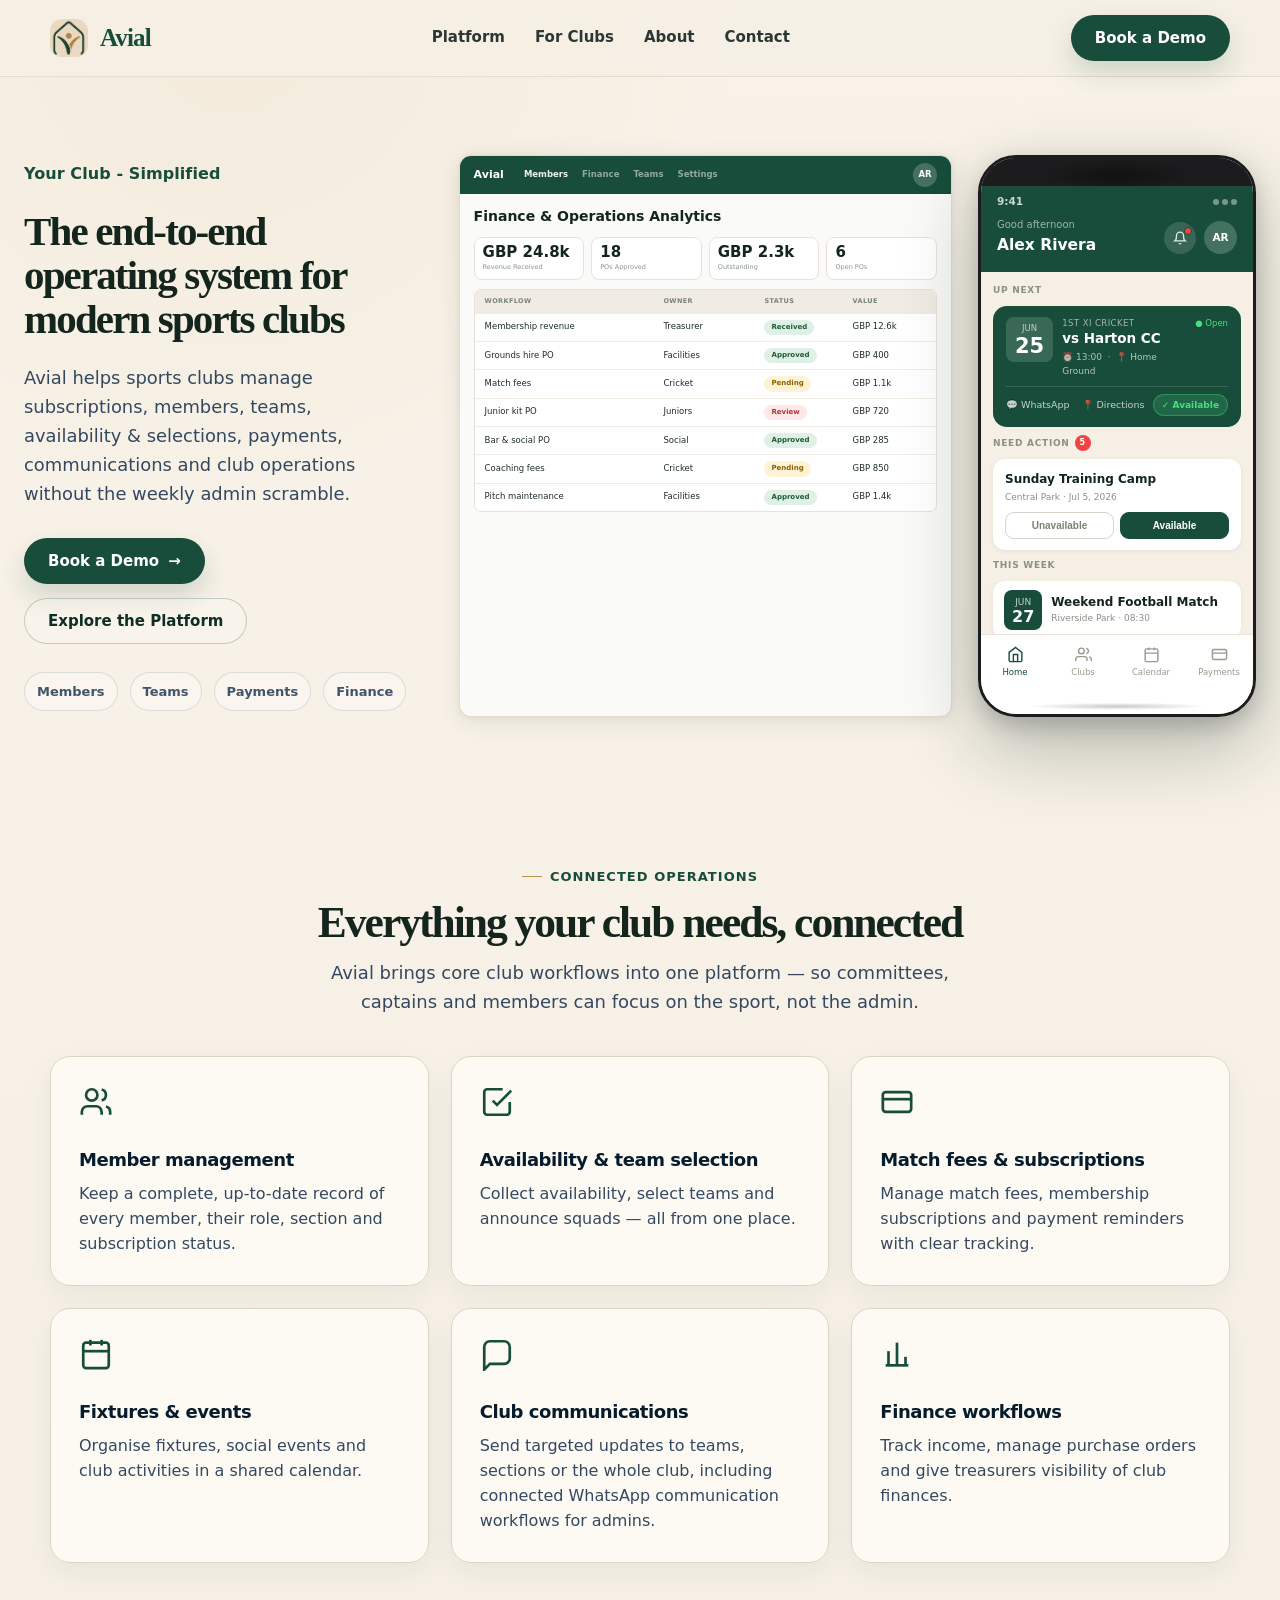
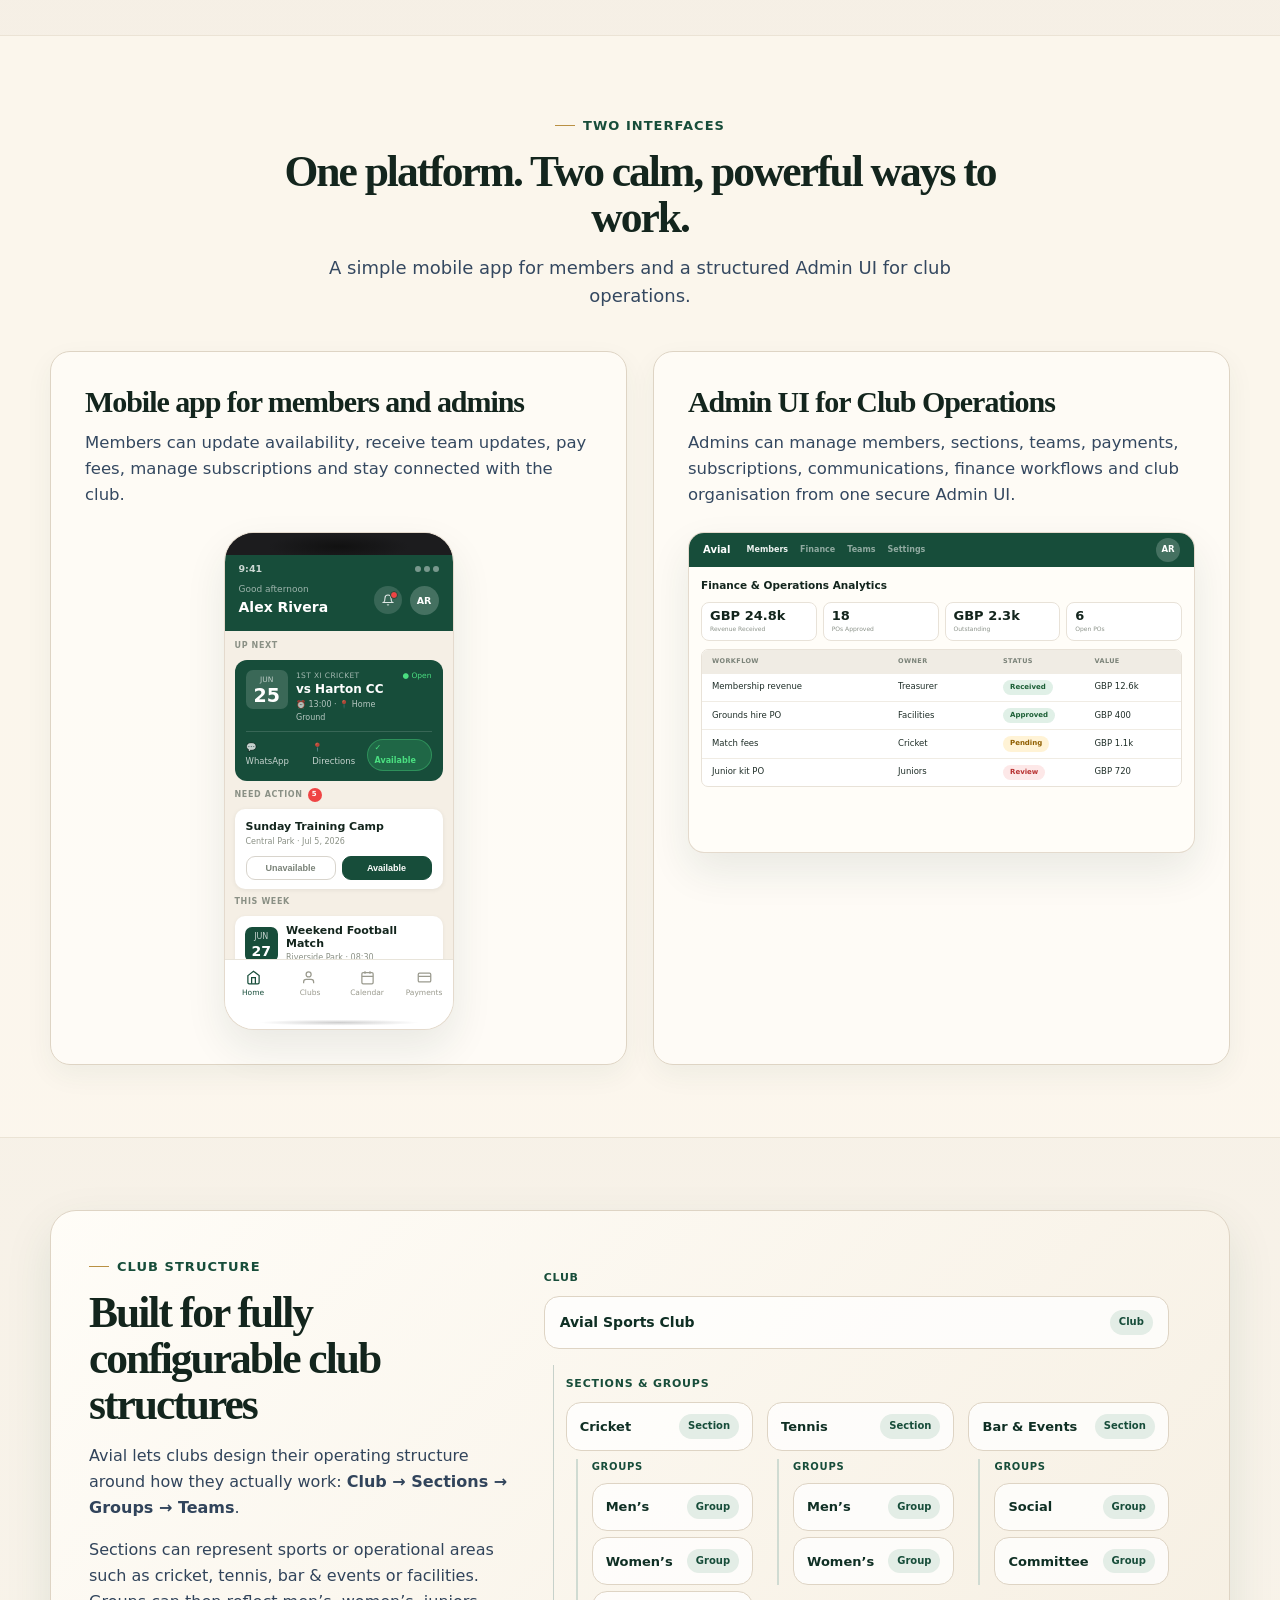
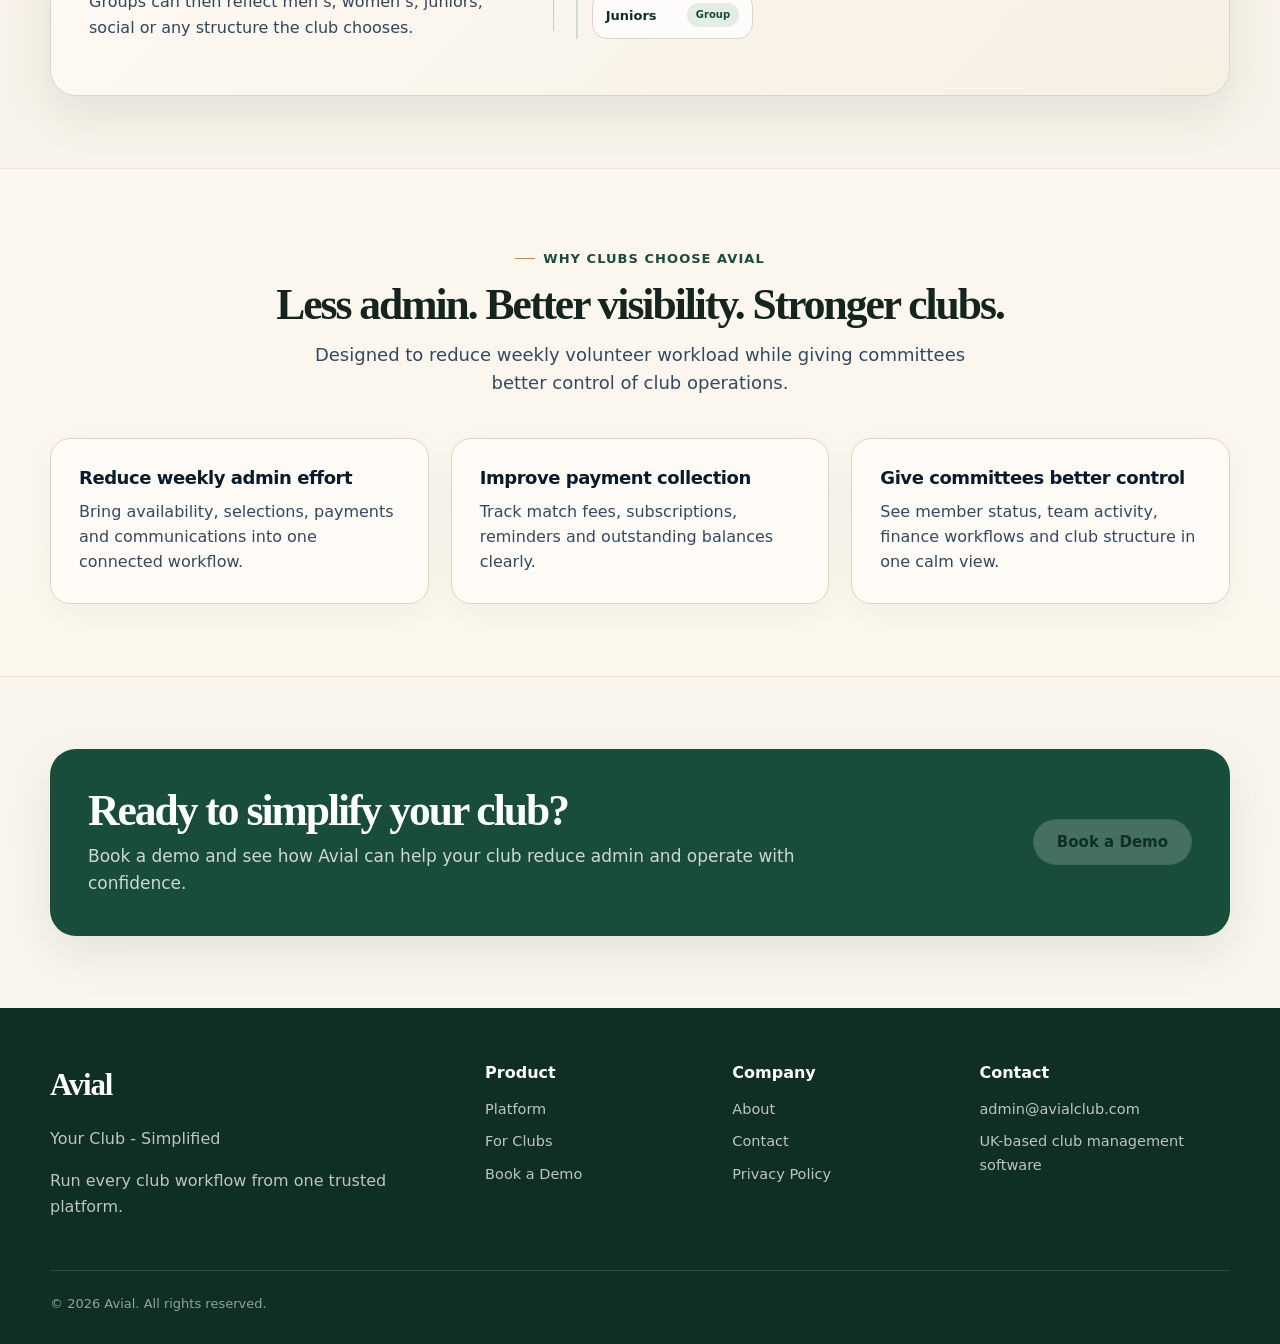
<file: index.html>
<!DOCTYPE html>
<html lang="en">
<head>
  <meta charset="utf-8" />
  <meta name="viewport" content="width=device-width, initial-scale=1" />
  <title>Avial | Your Club - Simplified</title>
  <meta name="description" content="Avial helps sports clubs manage subscriptions, members, teams, availability and selections, payments, communications and club operations without the weekly admin scramble." />
  <meta property="og:title" content="Avial | Your Club - Simplified" />
  <meta property="og:description" content="Avial helps sports clubs manage subscriptions, members, teams, availability and selections, payments, communications and club operations without the weekly admin scramble." />
  <meta property="og:type" content="website" />
  <meta property="og:image" content="assets/AvialClubLogo.jpeg" />
  <link rel="icon" href="assets/AvialClubLogo.jpeg" type="image/jpeg" />
  <link rel="stylesheet" href="assets/styles.css" />
</head>
<body>

<a class="skip-link" href="#main">Skip to content</a>
<header class="site-header">
  <div class="container nav">
    <a class="brand" href="index.html" aria-label="Avial home">
      <img src="assets/AvialClubLogo.jpeg" alt="Avial logo" />
      <span>Avial</span>
    </a>
    <input class="mobile-toggle" id="menu-toggle" type="checkbox" />
    <label class="mobile-label" for="menu-toggle">Menu</label>
    <nav class="nav-links" aria-label="Main navigation">
      <a class="" href="platform.html">Platform</a>
<a class="" href="for-clubs.html">For Clubs</a>
<a class="" href="about.html">About</a>
<a class="" href="contact.html">Contact</a>
    </nav>
    <a class="btn btn-primary" href="contact.html">Book a Demo</a>
  </div>
</header>

<main id="main">

<section class="hero">
  <div class="container hero-grid">
    <div>
      <div class="eyebrow">Your Club - Simplified</div>
      <h1>The end-to-end operating system for modern sports clubs</h1>
      <p class="hero-copy">Avial helps sports clubs manage subscriptions, members, teams, availability &amp; selections, payments, communications and club operations without the weekly admin scramble.</p>
      <div class="hero-actions">
        <a class="btn btn-primary" href="contact.html">Book a Demo <span aria-hidden="true">→</span></a>
        <a class="btn btn-secondary" href="platform.html">Explore the Platform</a>
      </div>
      <div class="trust-strip" aria-label="Avial platform highlights">
        <span class="trust-pill">Members</span>
        <span class="trust-pill">Teams</span>
        <span class="trust-pill">Payments</span>
        <span class="trust-pill">Finance</span>
      </div>
    </div>
    
<div class="product-composition" aria-label="Avial product interface mockups">

  <!-- Admin UI preview sits behind, full width at top -->
  <div class="ux-admin">
    <div class="ux-adm-nav">
      <span class="ux-adm-brand">Avial</span>
      <div class="ux-adm-links">
        <span class="on">Members</span>
        <span>Finance</span>
        <span>Teams</span>
        <span>Settings</span>
      </div>
      <div class="ux-adm-av">AR</div>
    </div>
    <div class="ux-adm-body">
      <div class="ux-adm-title">Finance &amp; Operations Analytics</div>
      <div class="ux-adm-stats">
        <div class="ux-adm-stat">
          <div class="ux-adm-stat-val">GBP 24.8k</div>
          <div class="ux-adm-stat-lbl">Revenue Received</div>
        </div>
        <div class="ux-adm-stat">
          <div class="ux-adm-stat-val">18</div>
          <div class="ux-adm-stat-lbl">POs Approved</div>
        </div>
        <div class="ux-adm-stat">
          <div class="ux-adm-stat-val">GBP 2.3k</div>
          <div class="ux-adm-stat-lbl">Outstanding</div>
        </div>
        <div class="ux-adm-stat">
          <div class="ux-adm-stat-val">6</div>
          <div class="ux-adm-stat-lbl">Open POs</div>
        </div>
      </div>
      <div class="ux-adm-table">
        <div class="ux-adm-th">
          <span>Workflow</span><span>Owner</span><span>Status</span><span>Value</span>
        </div>
        <div class="ux-adm-tr">
          <span>Membership revenue</span><span>Treasurer</span>
          <span><span class="ux-pill-g">Received</span></span><span>GBP 12.6k</span>
        </div>
        <div class="ux-adm-tr">
          <span>Grounds hire PO</span><span>Facilities</span>
          <span><span class="ux-pill-g">Approved</span></span><span>GBP 400</span>
        </div>
        <div class="ux-adm-tr">
          <span>Match fees</span><span>Cricket</span>
          <span><span class="ux-pill-a">Pending</span></span>
          <span>GBP 1.1k</span>
        </div>
        <div class="ux-adm-tr">
          <span>Junior kit PO</span><span>Juniors</span>
          <span><span class="ux-pill-r">Review</span></span><span>GBP 720</span>
        </div>
        <div class="ux-adm-tr">
          <span>Bar &amp; social PO</span><span>Social</span>
          <span><span class="ux-pill-g">Approved</span></span><span>GBP 285</span>
        </div>
        <div class="ux-adm-tr">
          <span>Coaching fees</span><span>Cricket</span>
          <span><span class="ux-pill-a">Pending</span></span><span>GBP 850</span>
        </div>
        <div class="ux-adm-tr">
          <span>Pitch maintenance</span><span>Facilities</span>
          <span><span class="ux-pill-g">Approved</span></span><span>GBP 1.4k</span>
        </div>
      </div>
    </div>
  </div>

  <!-- Phone app — separate surface beside the admin UI -->
  <div class="ux-phone">
    <div class="ux-ph-header">
      <div class="ux-ph-statusbar">
        <span class="ux-ph-time">9:41</span>
        <div class="ux-ph-dots"><span></span><span></span><span></span></div>
      </div>
      <div class="ux-ph-greeting">
        <div>
          <div class="ux-ph-hi">Good afternoon</div>
          <div class="ux-ph-name">Alex Rivera</div>
        </div>
        <div class="ux-ph-controls">
          <div class="ux-ph-bell">
            <svg width="11" height="11" viewBox="0 0 24 24" fill="none" stroke="currentColor" stroke-width="2.2"><path d="M18 8A6 6 0 0 0 6 8c0 7-3 9-3 9h18s-3-2-3-9"/><path d="M13.73 21a2 2 0 0 1-3.46 0"/></svg>
            <span class="ux-ph-bell-dot"></span>
          </div>
          <div class="ux-ph-av">AR</div>
        </div>
      </div>
    </div>
    <div class="ux-ph-body">
      <div class="ux-ph-lbl">Up Next</div>
      <div class="ux-event-card">
        <div class="ux-ev-top">
          <div class="ux-ev-datebox">
            <span>JUN</span><strong>25</strong>
          </div>
          <div class="ux-ev-info">
            <div class="ux-ev-org">1st XI Cricket</div>
            <div class="ux-ev-title">vs Harton CC</div>
            <div class="ux-ev-meta">⏰ 13:00 &nbsp;·&nbsp; 📍 Home Ground</div>
          </div>
          <div class="ux-ev-open">● Open</div>
        </div>
        <div class="ux-ev-foot">
          <div class="ux-ev-acts">
            <span class="ux-ev-act-btn">💬 WhatsApp</span>
            <span class="ux-ev-act-btn">📍 Directions</span>
          </div>
          <span class="ux-avail-chip">✓ Available</span>
        </div>
      </div>
      <div class="ux-ph-lbl">Need Action <span class="ux-badge-red">5</span></div>
      <div class="ux-action-card">
        <div class="ux-act-title">Sunday Training Camp</div>
        <div class="ux-act-sub">Central Park · Jul 5, 2026</div>
        <div class="ux-act-btns">
          <button>Unavailable</button>
          <button class="primary">Available</button>
        </div>
      </div>
      <div class="ux-ph-lbl">This Week</div>
      <div class="ux-week-item">
        <div class="ux-week-datebox">
          <span>JUN</span><strong>27</strong>
        </div>
        <div>
          <div class="ux-week-title">Weekend Football Match</div>
          <div class="ux-week-sub">Riverside Park · 08:30</div>
        </div>
      </div>
    </div>
    <div class="ux-ph-nav">
      <div class="ux-nav-item active">
        <svg viewBox="0 0 24 24" fill="none" stroke="currentColor" stroke-width="2"><path d="M3 9l9-7 9 7v11a2 2 0 0 1-2 2H5a2 2 0 0 1-2-2z"/><polyline points="9 22 9 12 15 12 15 22"/></svg>
        Home
      </div>
      <div class="ux-nav-item">
        <svg viewBox="0 0 24 24" fill="none" stroke="currentColor" stroke-width="2"><path d="M17 21v-2a4 4 0 0 0-4-4H5a4 4 0 0 0-4 4v2"/><circle cx="9" cy="7" r="4"/><path d="M23 21v-2a4 4 0 0 0-3-3.87"/><path d="M16 3.13a4 4 0 0 1 0 7.75"/></svg>
        Clubs
      </div>
      <div class="ux-nav-item">
        <svg viewBox="0 0 24 24" fill="none" stroke="currentColor" stroke-width="2"><rect x="3" y="4" width="18" height="18" rx="2"/><line x1="16" y1="2" x2="16" y2="6"/><line x1="8" y1="2" x2="8" y2="6"/><line x1="3" y1="10" x2="21" y2="10"/></svg>
        Calendar
      </div>
      <div class="ux-nav-item">
        <svg viewBox="0 0 24 24" fill="none" stroke="currentColor" stroke-width="2"><rect x="2" y="5" width="20" height="14" rx="2"/><line x1="2" y1="10" x2="22" y2="10"/></svg>
        Payments
      </div>
    </div>
  </div>

</div>

  </div>
</section>

<section>
  <div class="container">
    <div class="section-heading">
      <div class="section-kicker">Connected operations</div>
      <h2>Everything your club needs, connected</h2>
      <p>Avial brings core club workflows into one platform — so committees, captains and members can focus on the sport, not the admin.</p>
    </div>
    
<div class="grid grid-3">
  <article class="card feature-card">
    <svg class="icon" viewBox="0 0 24 24" fill="none" stroke="currentColor" stroke-width="1.9"><path d="M16 21v-2a4 4 0 0 0-4-4H6a4 4 0 0 0-4 4v2"/><circle cx="9" cy="7" r="4"/><path d="M22 21v-2a4 4 0 0 0-3-3.87"/><path d="M16 3.13a4 4 0 0 1 0 7.75"/></svg>
    <h3>Member management</h3>
    <p>Keep a complete, up-to-date record of every member, their role, section and subscription status.</p>
  </article>
  <article class="card feature-card">
    <svg class="icon" viewBox="0 0 24 24" fill="none" stroke="currentColor" stroke-width="1.9"><polyline points="9 11 12 14 22 4"/><path d="M21 12v7a2 2 0 0 1-2 2H5a2 2 0 0 1-2-2V5a2 2 0 0 1 2-2h11"/></svg>
    <h3>Availability &amp; team selection</h3>
    <p>Collect availability, select teams and announce squads — all from one place.</p>
  </article>
  <article class="card feature-card">
    <svg class="icon" viewBox="0 0 24 24" fill="none" stroke="currentColor" stroke-width="1.9"><rect x="2" y="5" width="20" height="14" rx="2"/><path d="M2 10h20"/><path d="M18 15h.01"/></svg>
    <h3>Match fees &amp; subscriptions</h3>
    <p>Manage match fees, membership subscriptions and payment reminders with clear tracking.</p>
  </article>
  <article class="card feature-card">
    <svg class="icon" viewBox="0 0 24 24" fill="none" stroke="currentColor" stroke-width="1.9"><rect x="3" y="4" width="18" height="18" rx="2"/><line x1="16" y1="2" x2="16" y2="6"/><line x1="8" y1="2" x2="8" y2="6"/><line x1="3" y1="10" x2="21" y2="10"/></svg>
    <h3>Fixtures &amp; events</h3>
    <p>Organise fixtures, social events and club activities in a shared calendar.</p>
  </article>
  <article class="card feature-card">
    <svg class="icon" viewBox="0 0 24 24" fill="none" stroke="currentColor" stroke-width="1.9"><path d="M21 15a4 4 0 0 1-4 4H7l-4 4V7a4 4 0 0 1 4-4h10a4 4 0 0 1 4 4z"/></svg>
    <h3>Club communications</h3>
    <p>Send targeted updates to teams, sections or the whole club, including connected WhatsApp communication workflows for admins.</p>
  </article>
  <article class="card feature-card">
    <svg class="icon" viewBox="0 0 24 24" fill="none" stroke="currentColor" stroke-width="1.9"><line x1="4" y1="20" x2="20" y2="20"/><line x1="6" y1="20" x2="6" y2="10"/><line x1="12" y1="20" x2="12" y2="4"/><line x1="18" y1="20" x2="18" y2="14"/></svg>
    <h3>Finance workflows</h3>
    <p>Track income, manage purchase orders and give treasurers visibility of club finances.</p>
  </article>
</div>

  </div>
</section>

<section class="subtle-section">
  <div class="container">
    <div class="section-heading">
      <div class="section-kicker">Two interfaces</div>
      <h2>One platform. Two calm, powerful ways to work.</h2>
      <p>A simple mobile app for members and a structured Admin UI for club operations.</p>
    </div>
    <div class="duo">
      <article class="card product-card">
        <h3>Mobile app for members and admins</h3>
        <p>Members can update availability, receive team updates, pay fees, manage subscriptions and stay connected with the club.</p>
        <div class="interface-card-media phone-media">
          <div class="card-ph-inner">
            <div class="ux-ph-header">
              <div class="ux-ph-statusbar">
                <span class="ux-ph-time">9:41</span>
                <div class="ux-ph-dots"><span></span><span></span><span></span></div>
              </div>
              <div class="ux-ph-greeting">
                <div>
                  <div class="ux-ph-hi">Good afternoon</div>
                  <div class="ux-ph-name">Alex Rivera</div>
                </div>
                <div class="ux-ph-controls">
                  <div class="ux-ph-bell">
                    <svg width="12" height="12" viewBox="0 0 24 24" fill="none" stroke="currentColor" stroke-width="2.2"><path d="M18 8A6 6 0 0 0 6 8c0 7-3 9-3 9h18s-3-2-3-9"/><path d="M13.73 21a2 2 0 0 1-3.46 0"/></svg>
                    <span class="ux-ph-bell-dot"></span>
                  </div>
                  <div class="ux-ph-av">AR</div>
                </div>
              </div>
            </div>
            <div class="ux-ph-body">
              <div class="ux-ph-lbl">Up Next</div>
              <div class="ux-event-card">
                <div class="ux-ev-top">
                  <div class="ux-ev-datebox"><span>JUN</span><strong>25</strong></div>
                  <div class="ux-ev-info">
                    <div class="ux-ev-org">1st XI Cricket</div>
                    <div class="ux-ev-title">vs Harton CC</div>
                    <div class="ux-ev-meta">⏰ 13:00 · 📍 Home Ground</div>
                  </div>
                  <div class="ux-ev-open">● Open</div>
                </div>
                <div class="ux-ev-foot">
                  <div class="ux-ev-acts">
                    <span class="ux-ev-act-btn">💬 WhatsApp</span>
                    <span class="ux-ev-act-btn">📍 Directions</span>
                  </div>
                  <span class="ux-avail-chip">✓ Available</span>
                </div>
              </div>
              <div class="ux-ph-lbl">Need Action <span class="ux-badge-red">5</span></div>
              <div class="ux-action-card">
                <div class="ux-act-title">Sunday Training Camp</div>
                <div class="ux-act-sub">Central Park · Jul 5, 2026</div>
                <div class="ux-act-btns">
                  <button>Unavailable</button>
                  <button class="primary">Available</button>
                </div>
              </div>
              <div class="ux-ph-lbl">This Week</div>
              <div class="ux-week-item">
                <div class="ux-week-datebox"><span>JUN</span><strong>27</strong></div>
                <div>
                  <div class="ux-week-title">Weekend Football Match</div>
                  <div class="ux-week-sub">Riverside Park · 08:30</div>
                </div>
              </div>
            </div>
            <div class="ux-ph-nav">
              <div class="ux-nav-item active">
                <svg viewBox="0 0 24 24" fill="none" stroke="currentColor" stroke-width="2"><path d="M3 9l9-7 9 7v11a2 2 0 0 1-2 2H5a2 2 0 0 1-2-2z"/><polyline points="9 22 9 12 15 12 15 22"/></svg>
                Home
              </div>
              <div class="ux-nav-item">
                <svg viewBox="0 0 24 24" fill="none" stroke="currentColor" stroke-width="2"><path d="M17 21v-2a4 4 0 0 0-4-4H5a4 4 0 0 0-4 4v2"/><circle cx="9" cy="7" r="4"/></svg>
                Clubs
              </div>
              <div class="ux-nav-item">
                <svg viewBox="0 0 24 24" fill="none" stroke="currentColor" stroke-width="2"><rect x="3" y="4" width="18" height="18" rx="2"/><line x1="16" y1="2" x2="16" y2="6"/><line x1="8" y1="2" x2="8" y2="6"/><line x1="3" y1="10" x2="21" y2="10"/></svg>
                Calendar
              </div>
              <div class="ux-nav-item">
                <svg viewBox="0 0 24 24" fill="none" stroke="currentColor" stroke-width="2"><rect x="2" y="5" width="20" height="14" rx="2"/><line x1="2" y1="10" x2="22" y2="10"/></svg>
                Payments
              </div>
            </div>
          </div>
        </div>
      </article>
      <article class="card product-card">
        <h3>Admin UI for Club Operations</h3>
        <p>Admins can manage members, sections, teams, payments, subscriptions, communications, finance workflows and club organisation from one secure Admin UI.</p>
        <div class="interface-card-media dashboard-media">
          <div class="card-adm-inner">
            <div class="ux-adm-nav">
              <span class="ux-adm-brand">Avial</span>
              <div class="ux-adm-links">
                <span class="on">Members</span>
                <span>Finance</span>
                <span>Teams</span>
                <span>Settings</span>
              </div>
              <div class="ux-adm-av">AR</div>
            </div>
            <div class="ux-adm-body">
              <div class="ux-adm-title">Finance &amp; Operations Analytics</div>
              <div class="ux-adm-stats">
                <div class="ux-adm-stat"><div class="ux-adm-stat-val">GBP 24.8k</div><div class="ux-adm-stat-lbl">Revenue Received</div></div>
                <div class="ux-adm-stat"><div class="ux-adm-stat-val">18</div><div class="ux-adm-stat-lbl">POs Approved</div></div>
                <div class="ux-adm-stat"><div class="ux-adm-stat-val">GBP 2.3k</div><div class="ux-adm-stat-lbl">Outstanding</div></div>
                <div class="ux-adm-stat"><div class="ux-adm-stat-val">6</div><div class="ux-adm-stat-lbl">Open POs</div></div>
              </div>
              <div class="ux-adm-table">
                <div class="ux-adm-th"><span>Workflow</span><span>Owner</span><span>Status</span><span>Value</span></div>
                <div class="ux-adm-tr"><span>Membership revenue</span><span>Treasurer</span><span><span class="ux-pill-g">Received</span></span><span>GBP 12.6k</span></div>
                <div class="ux-adm-tr"><span>Grounds hire PO</span><span>Facilities</span><span><span class="ux-pill-g">Approved</span></span><span>GBP 400</span></div>
                <div class="ux-adm-tr"><span>Match fees</span><span>Cricket</span><span><span class="ux-pill-a">Pending</span></span><span>GBP 1.1k</span></div>
                <div class="ux-adm-tr"><span>Junior kit PO</span><span>Juniors</span><span><span class="ux-pill-r">Review</span></span><span>GBP 720</span></div>
              </div>
            </div>
          </div>
        </div>
      </article>
    </div>
  </div>
</section>

<section>
  <div class="container">
    <div class="org-panel">
      <div>
        <div class="section-kicker">Club structure</div>
        <h2>Built for fully configurable club structures</h2>
        <p>Avial lets clubs design their operating structure around how they actually work: <strong>Club → Sections → Groups → Teams</strong>.</p>
        <p>Sections can represent sports or operational areas such as cricket, tennis, bar &amp; events or facilities. Groups can then reflect men’s, women’s, juniors, social or any structure the club chooses.</p>
      </div>
      <div class="org-tree" aria-label="Example configurable club structure">
        <div class="org-level">
          <div class="org-label">Club</div>
          <div class="org-node">Avial Sports Club <span class="tag">Club</span></div>
        </div>

        <div class="org-level">
          <div class="org-label">Sections &amp; Groups</div>
          <div class="org-sections-grid">

            <div class="org-section-col">
              <div class="org-node small">Cricket <span class="tag">Section</span></div>
              <div class="org-groups">
                <div class="org-group-label">Groups</div>
                <div class="org-node small">Men’s <span class="tag">Group</span></div>
                <div class="org-node small">Women’s <span class="tag">Group</span></div>
                <div class="org-node small">Juniors <span class="tag">Group</span></div>
              </div>
            </div>

            <div class="org-section-col">
              <div class="org-node small">Tennis <span class="tag">Section</span></div>
              <div class="org-groups">
                <div class="org-group-label">Groups</div>
                <div class="org-node small">Men’s <span class="tag">Group</span></div>
                <div class="org-node small">Women’s <span class="tag">Group</span></div>
              </div>
            </div>

            <div class="org-section-col">
              <div class="org-node small">Bar &amp; Events <span class="tag">Section</span></div>
              <div class="org-groups">
                <div class="org-group-label">Groups</div>
                <div class="org-node small">Social <span class="tag">Group</span></div>
                <div class="org-node small">Committee <span class="tag">Group</span></div>
              </div>
            </div>

          </div>
        </div>
      </div>
    </div>
  </div>
</section>

<section class="subtle-section">
  <div class="container">
    <div class="section-heading">
      <div class="section-kicker">Why clubs choose Avial</div>
      <h2>Less admin. Better visibility. Stronger clubs.</h2>
      <p>Designed to reduce weekly volunteer workload while giving committees better control of club operations.</p>
    </div>
    <div class="grid grid-3">
      <article class="card"><h3>Reduce weekly admin effort</h3><p>Bring availability, selections, payments and communications into one connected workflow.</p></article>
      <article class="card"><h3>Improve payment collection</h3><p>Track match fees, subscriptions, reminders and outstanding balances clearly.</p></article>
      <article class="card"><h3>Give committees better control</h3><p>See member status, team activity, finance workflows and club structure in one calm view.</p></article>
    </div>
  </div>
</section>

<section>
  <div class="container">
    <div class="callout">
      <div>
        <h2>Ready to simplify your club?</h2>
        <p>Book a demo and see how Avial can help your club reduce admin and operate with confidence.</p>
      </div>
      <a class="btn btn-secondary" href="contact.html">Book a Demo</a>
    </div>
  </div>
</section>

</main>

<footer>
  <div class="container">
    <div class="footer-grid">
      <div>
        <div class="footer-brand">Avial</div>
        <p>Your Club - Simplified</p>
        <p>Run every club workflow from one trusted platform.</p>
      </div>
      <div>
        <div class="footer-title">Product</div>
        <div class="footer-links">
          <a href="platform.html">Platform</a>
          <a href="for-clubs.html">For Clubs</a>
          <a href="contact.html">Book a Demo</a>
        </div>
      </div>
      <div>
        <div class="footer-title">Company</div>
        <div class="footer-links">
          <a href="about.html">About</a>
          <a href="contact.html">Contact</a>
          <a href="privacy-policy.html">Privacy Policy</a>
        </div>
      </div>
      <div>
        <div class="footer-title">Contact</div>
        <div class="footer-links">
          <a href="mailto:admin@avialclub.com">admin@avialclub.com</a>
          <span>UK-based club management software</span>
        </div>
      </div>
    </div>
    <div class="copyright">© 2026 Avial. All rights reserved.</div>
  </div>
</footer>

</body>
</html>
</file>
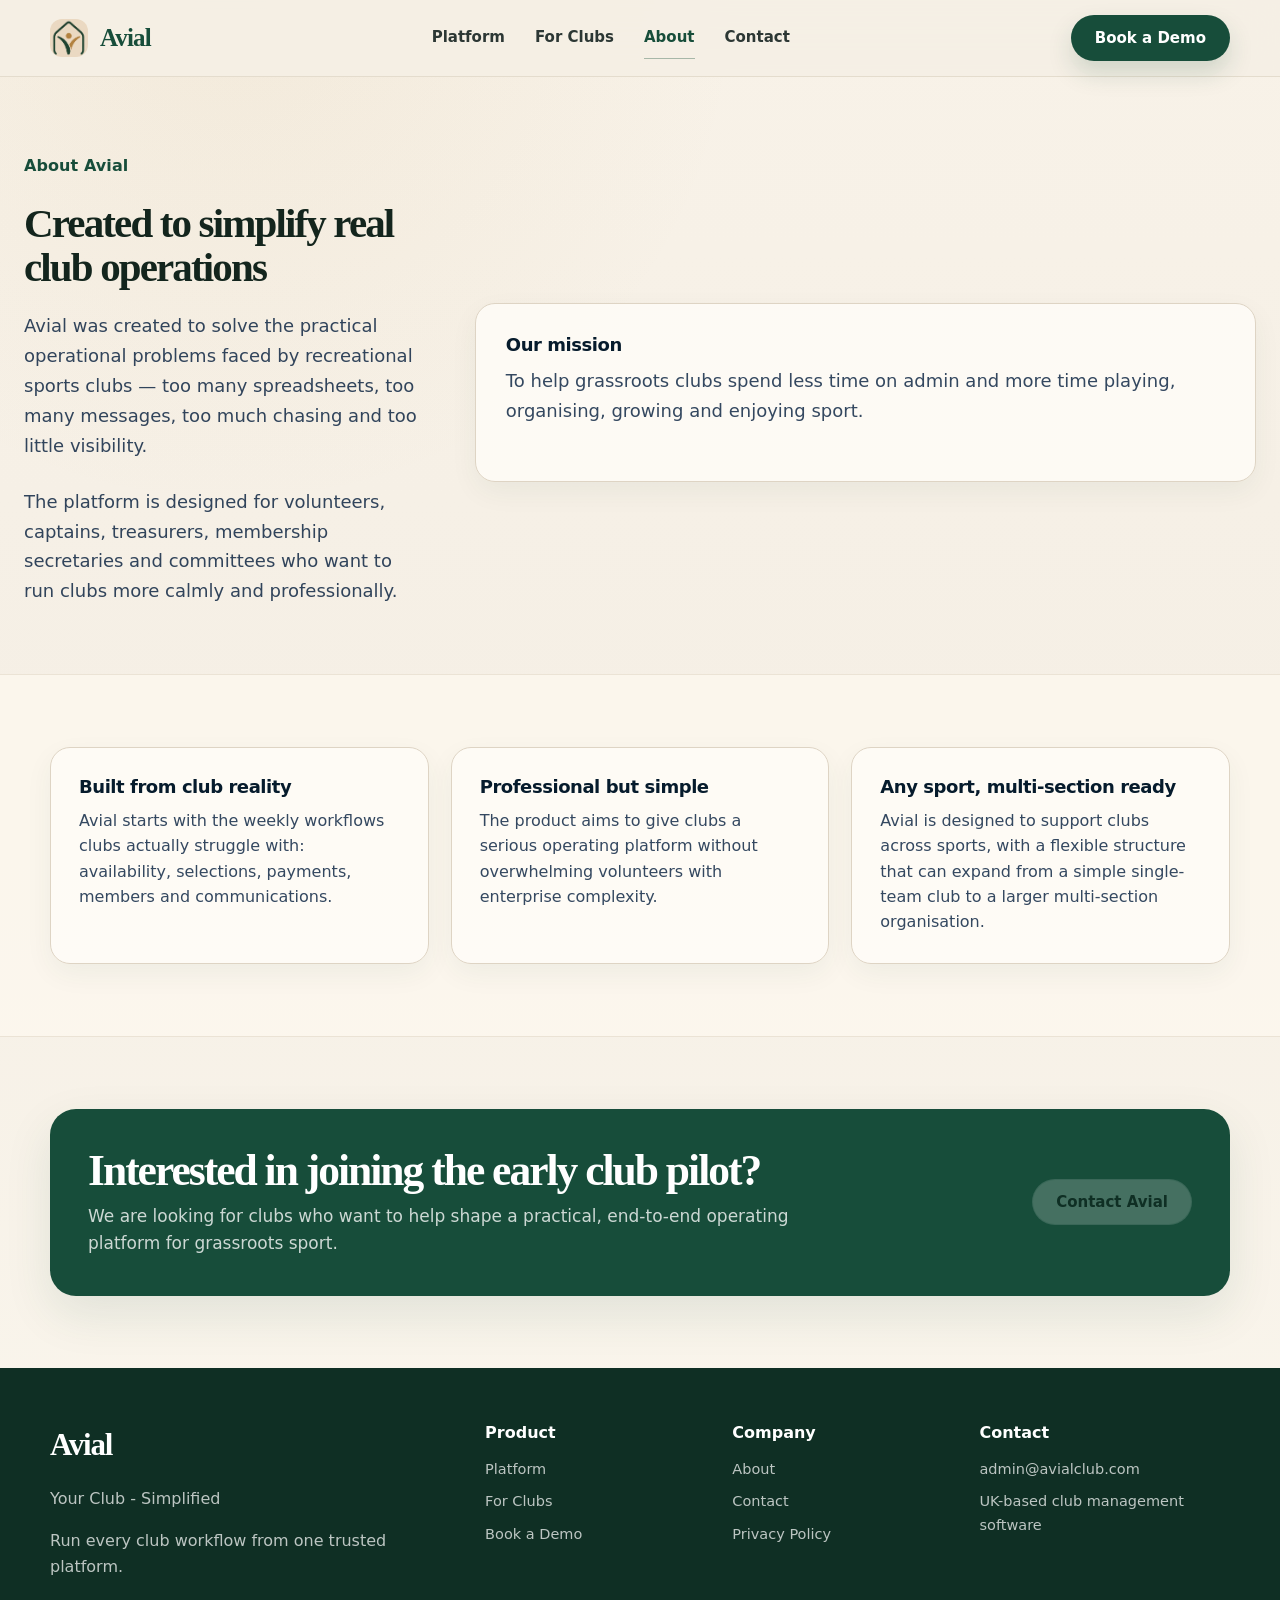
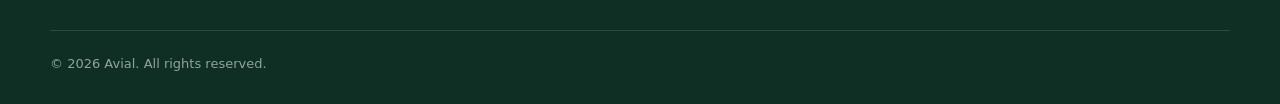
<file: about.html>
<!DOCTYPE html>
<html lang="en">
<head>
  <meta charset="utf-8" />
  <meta name="viewport" content="width=device-width, initial-scale=1" />
  <title>About | Avial</title>
  <meta name="description" content="Avial is a UK-based sports club management software company created to simplify real club operations." />
  <meta property="og:title" content="About | Avial" />
  <meta property="og:description" content="Avial is a UK-based sports club management software company created to simplify real club operations." />
  <meta property="og:type" content="website" />
  <meta property="og:image" content="assets/AvialClubLogo.jpeg" />
  <link rel="icon" href="assets/AvialClubLogo.jpeg" type="image/jpeg" />
  <link rel="stylesheet" href="assets/styles.css" />
</head>
<body>

<a class="skip-link" href="#main">Skip to content</a>
<header class="site-header">
  <div class="container nav">
    <a class="brand" href="index.html" aria-label="Avial home">
      <img src="assets/AvialClubLogo.jpeg" alt="Avial logo" />
      <span>Avial</span>
    </a>
    <input class="mobile-toggle" id="menu-toggle" type="checkbox" />
    <label class="mobile-label" for="menu-toggle">Menu</label>
    <nav class="nav-links" aria-label="Main navigation">
      <a class="" href="platform.html">Platform</a>
<a class="" href="for-clubs.html">For Clubs</a>
<a class="active" href="about.html">About</a>
<a class="" href="contact.html">Contact</a>
    </nav>
    <a class="btn btn-primary" href="contact.html">Book a Demo</a>
  </div>
</header>

<main id="main">

<section class="page-hero">
  <div class="container page-hero-grid">
    <div>
      <div class="eyebrow">About Avial</div>
      <h1>Created to simplify real club operations</h1>
      <p>Avial was created to solve the practical operational problems faced by recreational sports clubs — too many spreadsheets, too many messages, too much chasing and too little visibility.</p>
      <p>The platform is designed for volunteers, captains, treasurers, membership secretaries and committees who want to run clubs more calmly and professionally.</p>
    </div>
    <div class="card page-card">
      <h3>Our mission</h3>
      <p>To help grassroots clubs spend less time on admin and more time playing, organising, growing and enjoying sport.</p>
    </div>
  </div>
</section>

<section class="subtle-section">
  <div class="container">
    <div class="grid grid-3">
      <article class="card"><h3>Built from club reality</h3><p>Avial starts with the weekly workflows clubs actually struggle with: availability, selections, payments, members and communications.</p></article>
      <article class="card"><h3>Professional but simple</h3><p>The product aims to give clubs a serious operating platform without overwhelming volunteers with enterprise complexity.</p></article>
      <article class="card"><h3>Any sport, multi-section ready</h3><p>Avial is designed to support clubs across sports, with a flexible structure that can expand from a simple single-team club to a larger multi-section organisation.</p></article>
    </div>
  </div>
</section>

<section>
  <div class="container">
    <div class="callout">
      <div>
        <h2>Interested in joining the early club pilot?</h2>
        <p>We are looking for clubs who want to help shape a practical, end-to-end operating platform for grassroots sport.</p>
      </div>
      <a class="btn btn-secondary" href="contact.html">Contact Avial</a>
    </div>
  </div>
</section>

</main>

<footer>
  <div class="container">
    <div class="footer-grid">
      <div>
        <div class="footer-brand">Avial</div>
        <p>Your Club - Simplified</p>
        <p>Run every club workflow from one trusted platform.</p>
      </div>
      <div>
        <div class="footer-title">Product</div>
        <div class="footer-links">
          <a href="platform.html">Platform</a>
          <a href="for-clubs.html">For Clubs</a>
          <a href="contact.html">Book a Demo</a>
        </div>
      </div>
      <div>
        <div class="footer-title">Company</div>
        <div class="footer-links">
          <a href="about.html">About</a>
          <a href="contact.html">Contact</a>
          <a href="privacy-policy.html">Privacy Policy</a>
        </div>
      </div>
      <div>
        <div class="footer-title">Contact</div>
        <div class="footer-links">
          <a href="mailto:admin@avialclub.com">admin@avialclub.com</a>
          <span>UK-based club management software</span>
        </div>
      </div>
    </div>
    <div class="copyright">© 2026 Avial. All rights reserved.</div>
  </div>
</footer>

</body>
</html>
</file>
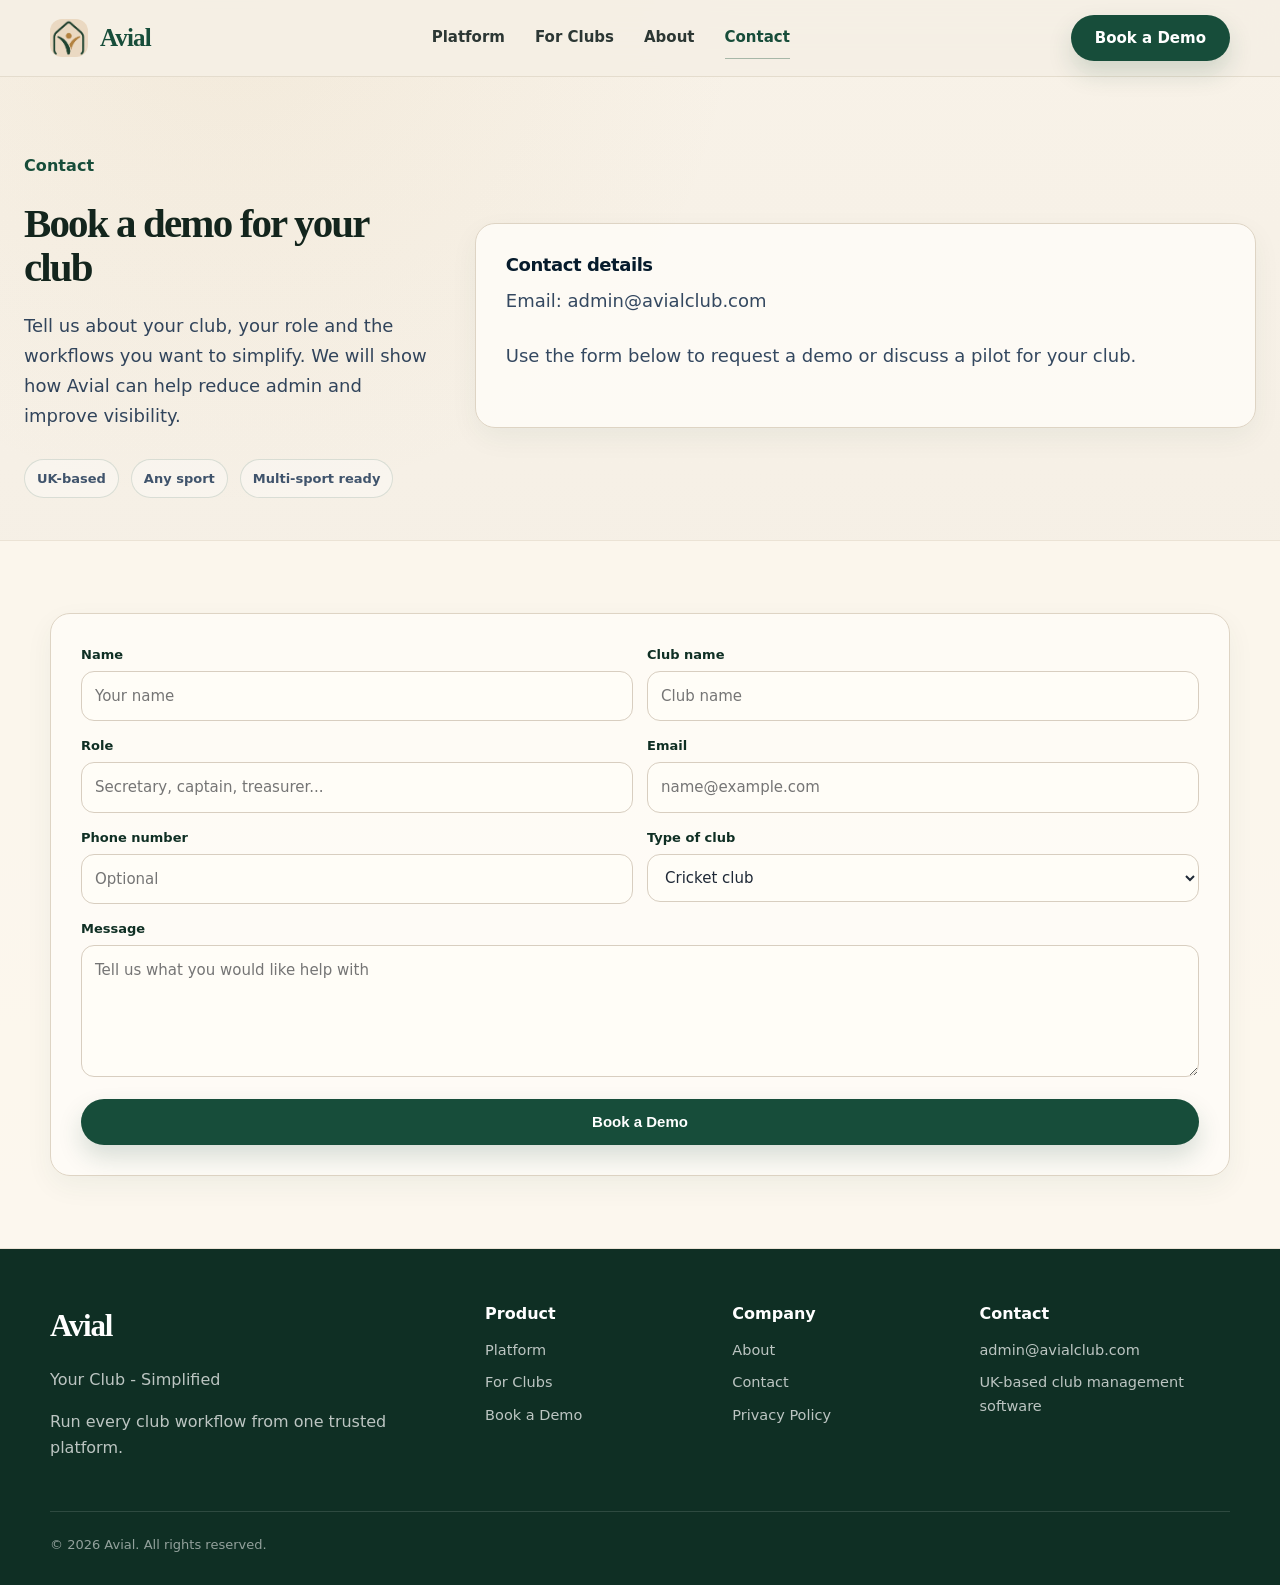
<file: contact.html>
<!DOCTYPE html>
<html lang="en">
<head>
  <meta charset="utf-8" />
  <meta name="viewport" content="width=device-width, initial-scale=1" />
  <title>Contact | Avial</title>
  <meta name="description" content="Book a demo with Avial and see how your sports club can reduce admin and improve operational visibility." />
  <meta property="og:title" content="Contact | Avial" />
  <meta property="og:description" content="Book a demo with Avial and see how your sports club can reduce admin and improve operational visibility." />
  <meta property="og:type" content="website" />
  <meta property="og:image" content="assets/AvialClubLogo.jpeg" />
  <link rel="icon" href="assets/AvialClubLogo.jpeg" type="image/jpeg" />
  <link rel="stylesheet" href="assets/styles.css" />
</head>
<body>

<a class="skip-link" href="#main">Skip to content</a>
<header class="site-header">
  <div class="container nav">
    <a class="brand" href="index.html" aria-label="Avial home">
      <img src="assets/AvialClubLogo.jpeg" alt="Avial logo" />
      <span>Avial</span>
    </a>
    <input class="mobile-toggle" id="menu-toggle" type="checkbox" />
    <label class="mobile-label" for="menu-toggle">Menu</label>
    <nav class="nav-links" aria-label="Main navigation">
      <a class="" href="platform.html">Platform</a>
<a class="" href="for-clubs.html">For Clubs</a>
<a class="" href="about.html">About</a>
<a class="active" href="contact.html">Contact</a>
    </nav>
    <a class="btn btn-primary" href="contact.html">Book a Demo</a>
  </div>
</header>

<main id="main">

<section class="page-hero">
  <div class="container page-hero-grid">
    <div>
      <div class="eyebrow">Contact</div>
      <h1>Book a demo for your club</h1>
      <p>Tell us about your club, your role and the workflows you want to simplify. We will show how Avial can help reduce admin and improve visibility.</p>
      <div class="trust-strip">
        <span class="trust-pill">UK-based</span>
        <span class="trust-pill">Any sport</span>
        <span class="trust-pill">Multi-sport ready</span>
      </div>
    </div>
    <article class="card page-card">
      <h3>Contact details</h3>
      <p>Email: <a href="mailto:admin@avialclub.com">admin@avialclub.com</a></p>
      <p>Use the form below to request a demo or discuss a pilot for your club.</p>
    </article>
  </div>
</section>

<section class="subtle-section">
  <div class="container">
    <article class="card page-card">
      <form class="form" action="mailto:admin@avialclub.com" method="post" enctype="text/plain">
        <div class="field-row">
          <div>
            <label for="name">Name</label>
            <input id="name" name="Name" type="text" placeholder="Your name" required />
          </div>
          <div>
            <label for="club">Club name</label>
            <input id="club" name="Club name" type="text" placeholder="Club name" />
          </div>
        </div>
        <div class="field-row">
          <div>
            <label for="role">Role</label>
            <input id="role" name="Role" type="text" placeholder="Secretary, captain, treasurer..." />
          </div>
          <div>
            <label for="email">Email</label>
            <input id="email" name="Email" type="email" placeholder="name@example.com" required />
          </div>
        </div>
        <div class="field-row">
          <div>
            <label for="phone">Phone number</label>
            <input id="phone" name="Phone number" type="tel" placeholder="Optional" />
          </div>
          <div>
            <label for="type">Type of club</label>
            <select id="type" name="Type of club">
              <option>Cricket club</option>
              <option>Multi-sport club</option>
              <option>Other sports club</option>
            </select>
          </div>
        </div>
        <div>
          <label for="message">Message</label>
          <textarea id="message" name="Message" placeholder="Tell us what you would like help with"></textarea>
        </div>
        <button class="btn btn-primary" type="submit">Book a Demo</button>
      </form>
    </article>
  </div>
</section>

</main>

<footer>
  <div class="container">
    <div class="footer-grid">
      <div>
        <div class="footer-brand">Avial</div>
        <p>Your Club - Simplified</p>
        <p>Run every club workflow from one trusted platform.</p>
      </div>
      <div>
        <div class="footer-title">Product</div>
        <div class="footer-links">
          <a href="platform.html">Platform</a>
          <a href="for-clubs.html">For Clubs</a>
          <a href="contact.html">Book a Demo</a>
        </div>
      </div>
      <div>
        <div class="footer-title">Company</div>
        <div class="footer-links">
          <a href="about.html">About</a>
          <a href="contact.html">Contact</a>
          <a href="privacy-policy.html">Privacy Policy</a>
        </div>
      </div>
      <div>
        <div class="footer-title">Contact</div>
        <div class="footer-links">
          <a href="mailto:admin@avialclub.com">admin@avialclub.com</a>
          <span>UK-based club management software</span>
        </div>
      </div>
    </div>
    <div class="copyright">© 2026 Avial. All rights reserved.</div>
  </div>
</footer>

</body>
</html>
</file>
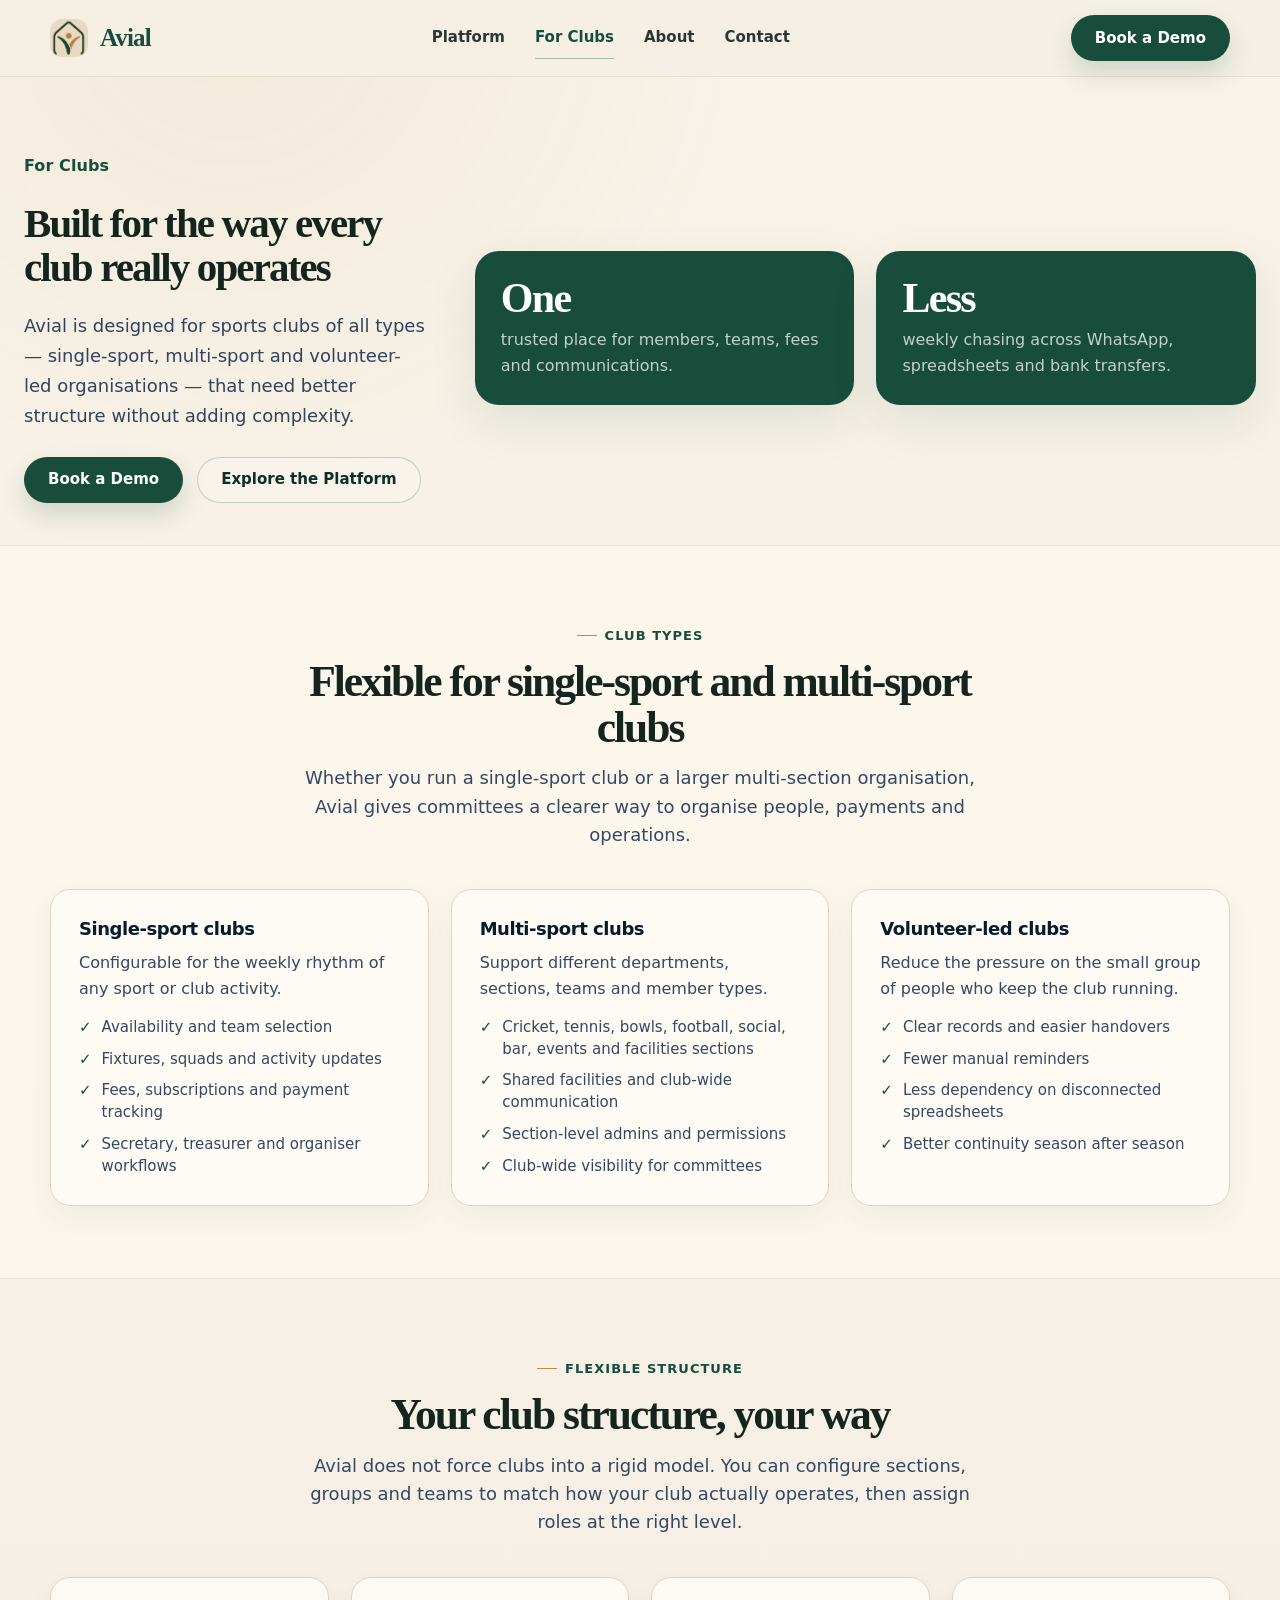
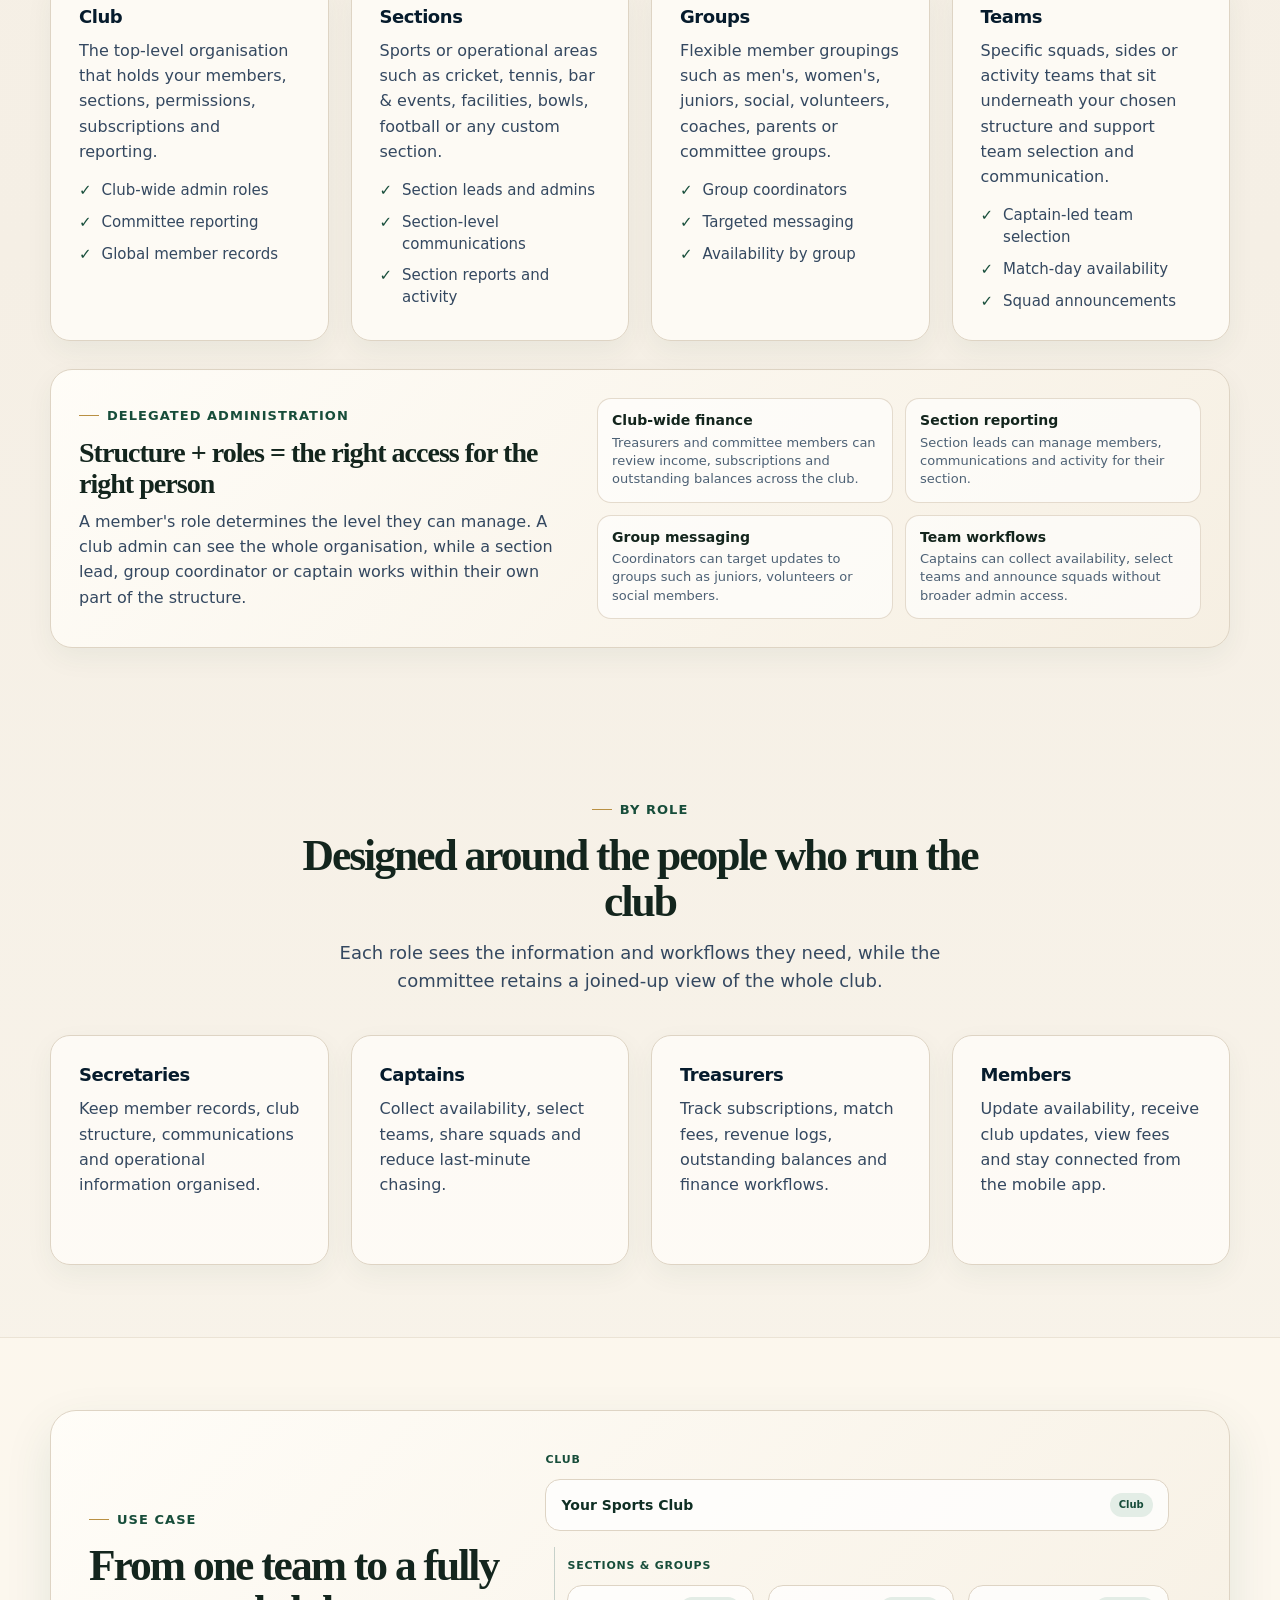
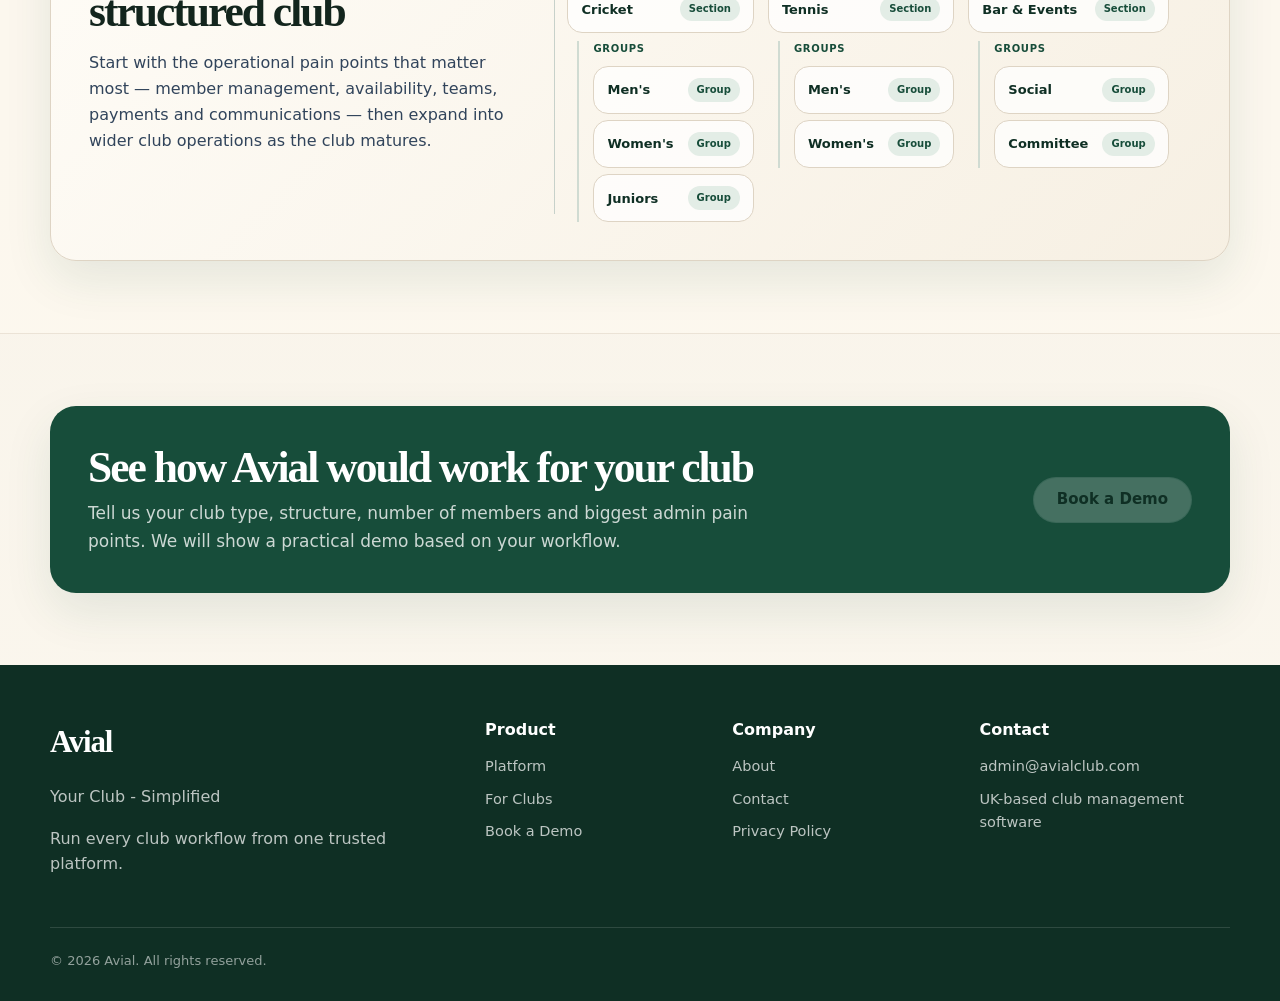
<file: for-clubs.html>
<!DOCTYPE html>
<html lang="en">
<head>
  <meta charset="utf-8" />
  <meta name="viewport" content="width=device-width, initial-scale=1" />
  <title>For Clubs | Avial</title>
  <meta name="description" content="Avial is built for cricket clubs, multi-sport clubs and volunteer-led organisations that want to simplify club operations." />
  <meta property="og:title" content="For Clubs | Avial" />
  <meta property="og:description" content="Avial is built for cricket clubs, multi-sport clubs and volunteer-led organisations that want to simplify club operations." />
  <meta property="og:type" content="website" />
  <meta property="og:image" content="assets/AvialClubLogo.jpeg" />
  <link rel="icon" href="assets/AvialClubLogo.jpeg" type="image/jpeg" />
  <link rel="stylesheet" href="assets/styles.css" />
</head>
<body>

<a class="skip-link" href="#main">Skip to content</a>
<header class="site-header">
  <div class="container nav">
    <a class="brand" href="index.html" aria-label="Avial home">
      <img src="assets/AvialClubLogo.jpeg" alt="Avial logo" />
      <span>Avial</span>
    </a>
    <input class="mobile-toggle" id="menu-toggle" type="checkbox" />
    <label class="mobile-label" for="menu-toggle">Menu</label>
    <nav class="nav-links" aria-label="Main navigation">
      <a class="" href="platform.html">Platform</a>
<a class="active" href="for-clubs.html">For Clubs</a>
<a class="" href="about.html">About</a>
<a class="" href="contact.html">Contact</a>
    </nav>
    <a class="btn btn-primary" href="contact.html">Book a Demo</a>
  </div>
</header>

<main id="main">

<section class="page-hero">
  <div class="container page-hero-grid">
    <div>
      <div class="eyebrow">For Clubs</div>
      <h1>Built for the way every club really operates</h1>
      <p>Avial is designed for sports clubs of all types — single-sport, multi-sport and volunteer-led organisations — that need better structure without adding complexity.</p>
      <div class="hero-actions">
        <a class="btn btn-primary" href="contact.html">Book a Demo</a>
        <a class="btn btn-secondary" href="platform.html">Explore the Platform</a>
      </div>
    </div>
    <div class="grid grid-2">
      <div class="stat-card"><strong>One</strong><span>trusted place for members, teams, fees and communications.</span></div>
      <div class="stat-card"><strong>Less</strong><span>weekly chasing across WhatsApp, spreadsheets and bank transfers.</span></div>
    </div>
  </div>
</section>

<section class="subtle-section">
  <div class="container">
    <div class="section-heading">
      <div class="section-kicker">Club types</div>
      <h2>Flexible for single-sport and multi-sport clubs</h2>
      <p>Whether you run a single-sport club or a larger multi-section organisation, Avial gives committees a clearer way to organise people, payments and operations.</p>
    </div>
    <div class="grid grid-3">
      <article class="card role-card">
        <h3>Single-sport clubs</h3>
        <p>Configurable for the weekly rhythm of any sport or club activity.</p>
        <ul>
          <li>Availability and team selection</li>
          <li>Fixtures, squads and activity updates</li>
          <li>Fees, subscriptions and payment tracking</li>
          <li>Secretary, treasurer and organiser workflows</li>
        </ul>
      </article>
      <article class="card role-card">
        <h3>Multi-sport clubs</h3>
        <p>Support different departments, sections, teams and member types.</p>
        <ul>
          <li>Cricket, tennis, bowls, football, social, bar, events and facilities sections</li>
          <li>Shared facilities and club-wide communication</li>
          <li>Section-level admins and permissions</li>
          <li>Club-wide visibility for committees</li>
        </ul>
      </article>
      <article class="card role-card">
        <h3>Volunteer-led clubs</h3>
        <p>Reduce the pressure on the small group of people who keep the club running.</p>
        <ul>
          <li>Clear records and easier handovers</li>
          <li>Fewer manual reminders</li>
          <li>Less dependency on disconnected spreadsheets</li>
          <li>Better continuity season after season</li>
        </ul>
      </article>
    </div>
  </div>
</section>

<section>
  <div class="container">
    <div class="section-heading">
      <div class="section-kicker">Flexible structure</div>
      <h2>Your club structure, your way</h2>
      <p>Avial does not force clubs into a rigid model. You can configure sections, groups and teams to match how your club actually operates, then assign roles at the right level.</p>
    </div>
    <div class="grid grid-4">
      <article class="card role-card">
        <h3>Club</h3>
        <p>The top-level organisation that holds your members, sections, permissions, subscriptions and reporting.</p>
        <ul>
          <li>Club-wide admin roles</li>
          <li>Committee reporting</li>
          <li>Global member records</li>
        </ul>
      </article>
      <article class="card role-card">
        <h3>Sections</h3>
        <p>Sports or operational areas such as cricket, tennis, bar &amp; events, facilities, bowls, football or any custom section.</p>
        <ul>
          <li>Section leads and admins</li>
          <li>Section-level communications</li>
          <li>Section reports and activity</li>
        </ul>
      </article>
      <article class="card role-card">
        <h3>Groups</h3>
        <p>Flexible member groupings such as men's, women's, juniors, social, volunteers, coaches, parents or committee groups.</p>
        <ul>
          <li>Group coordinators</li>
          <li>Targeted messaging</li>
          <li>Availability by group</li>
        </ul>
      </article>
      <article class="card role-card">
        <h3>Teams</h3>
        <p>Specific squads, sides or activity teams that sit underneath your chosen structure and support team selection and communication.</p>
        <ul>
          <li>Captain-led team selection</li>
          <li>Match-day availability</li>
          <li>Squad announcements</li>
        </ul>
      </article>
    </div>
    <div class="delegation-panel">
      <div>
        <div class="section-kicker">Delegated administration</div>
        <h3>Structure + roles = the right access for the right person</h3>
        <p>A member's role determines the level they can manage. A club admin can see the whole organisation, while a section lead, group coordinator or captain works within their own part of the structure.</p>
      </div>
      <div class="scope-grid">
        <div class="scope-item"><strong>Club-wide finance</strong><span>Treasurers and committee members can review income, subscriptions and outstanding balances across the club.</span></div>
        <div class="scope-item"><strong>Section reporting</strong><span>Section leads can manage members, communications and activity for their section.</span></div>
        <div class="scope-item"><strong>Group messaging</strong><span>Coordinators can target updates to groups such as juniors, volunteers or social members.</span></div>
        <div class="scope-item"><strong>Team workflows</strong><span>Captains can collect availability, select teams and announce squads without broader admin access.</span></div>
      </div>
    </div>
  </div>
</section>

<section>
  <div class="container">
    <div class="section-heading">
      <div class="section-kicker">By role</div>
      <h2>Designed around the people who run the club</h2>
      <p>Each role sees the information and workflows they need, while the committee retains a joined-up view of the whole club.</p>
    </div>
    <div class="grid grid-4">
      <article class="card role-card"><h3>Secretaries</h3><p>Keep member records, club structure, communications and operational information organised.</p></article>
      <article class="card role-card"><h3>Captains</h3><p>Collect availability, select teams, share squads and reduce last-minute chasing.</p></article>
      <article class="card role-card"><h3>Treasurers</h3><p>Track subscriptions, match fees, revenue logs, outstanding balances and finance workflows.</p></article>
      <article class="card role-card"><h3>Members</h3><p>Update availability, receive club updates, view fees and stay connected from the mobile app.</p></article>
    </div>
  </div>
</section>

<section class="subtle-section">
  <div class="container">
    <div class="org-panel">
      <div>
        <div class="section-kicker">Use case</div>
        <h2>From one team to a fully structured club</h2>
        <p>Start with the operational pain points that matter most — member management, availability, teams, payments and communications — then expand into wider club operations as the club matures.</p>
      </div>
      <div class="org-tree" aria-label="Example configurable club structure">
        <div class="org-level">
          <div class="org-label">Club</div>
          <div class="org-node">Your Sports Club <span class="tag">Club</span></div>
        </div>

        <div class="org-level">
          <div class="org-label">Sections &amp; Groups</div>
          <div class="org-sections-grid">

            <div class="org-section-col">
              <div class="org-node small">Cricket <span class="tag">Section</span></div>
              <div class="org-groups">
                <div class="org-group-label">Groups</div>
                <div class="org-node small">Men's <span class="tag">Group</span></div>
                <div class="org-node small">Women's <span class="tag">Group</span></div>
                <div class="org-node small">Juniors <span class="tag">Group</span></div>
              </div>
            </div>

            <div class="org-section-col">
              <div class="org-node small">Tennis <span class="tag">Section</span></div>
              <div class="org-groups">
                <div class="org-group-label">Groups</div>
                <div class="org-node small">Men's <span class="tag">Group</span></div>
                <div class="org-node small">Women's <span class="tag">Group</span></div>
              </div>
            </div>

            <div class="org-section-col">
              <div class="org-node small">Bar &amp; Events <span class="tag">Section</span></div>
              <div class="org-groups">
                <div class="org-group-label">Groups</div>
                <div class="org-node small">Social <span class="tag">Group</span></div>
                <div class="org-node small">Committee <span class="tag">Group</span></div>
              </div>
            </div>

          </div>
        </div>
      </div>
    </div>
  </div>
</section>

<section>
  <div class="container">
    <div class="callout">
      <div>
        <h2>See how Avial would work for your club</h2>
        <p>Tell us your club type, structure, number of members and biggest admin pain points. We will show a practical demo based on your workflow.</p>
      </div>
      <a class="btn btn-secondary" href="contact.html">Book a Demo</a>
    </div>
  </div>
</section>

</main>

<footer>
  <div class="container">
    <div class="footer-grid">
      <div>
        <div class="footer-brand">Avial</div>
        <p>Your Club - Simplified</p>
        <p>Run every club workflow from one trusted platform.</p>
      </div>
      <div>
        <div class="footer-title">Product</div>
        <div class="footer-links">
          <a href="platform.html">Platform</a>
          <a href="for-clubs.html">For Clubs</a>
          <a href="contact.html">Book a Demo</a>
        </div>
      </div>
      <div>
        <div class="footer-title">Company</div>
        <div class="footer-links">
          <a href="about.html">About</a>
          <a href="contact.html">Contact</a>
          <a href="privacy-policy.html">Privacy Policy</a>
        </div>
      </div>
      <div>
        <div class="footer-title">Contact</div>
        <div class="footer-links">
          <a href="mailto:admin@avialclub.com">admin@avialclub.com</a>
          <span>UK-based club management software</span>
        </div>
      </div>
    </div>
    <div class="copyright">© 2026 Avial. All rights reserved.</div>
  </div>
</footer>

</body>
</html>
</file>
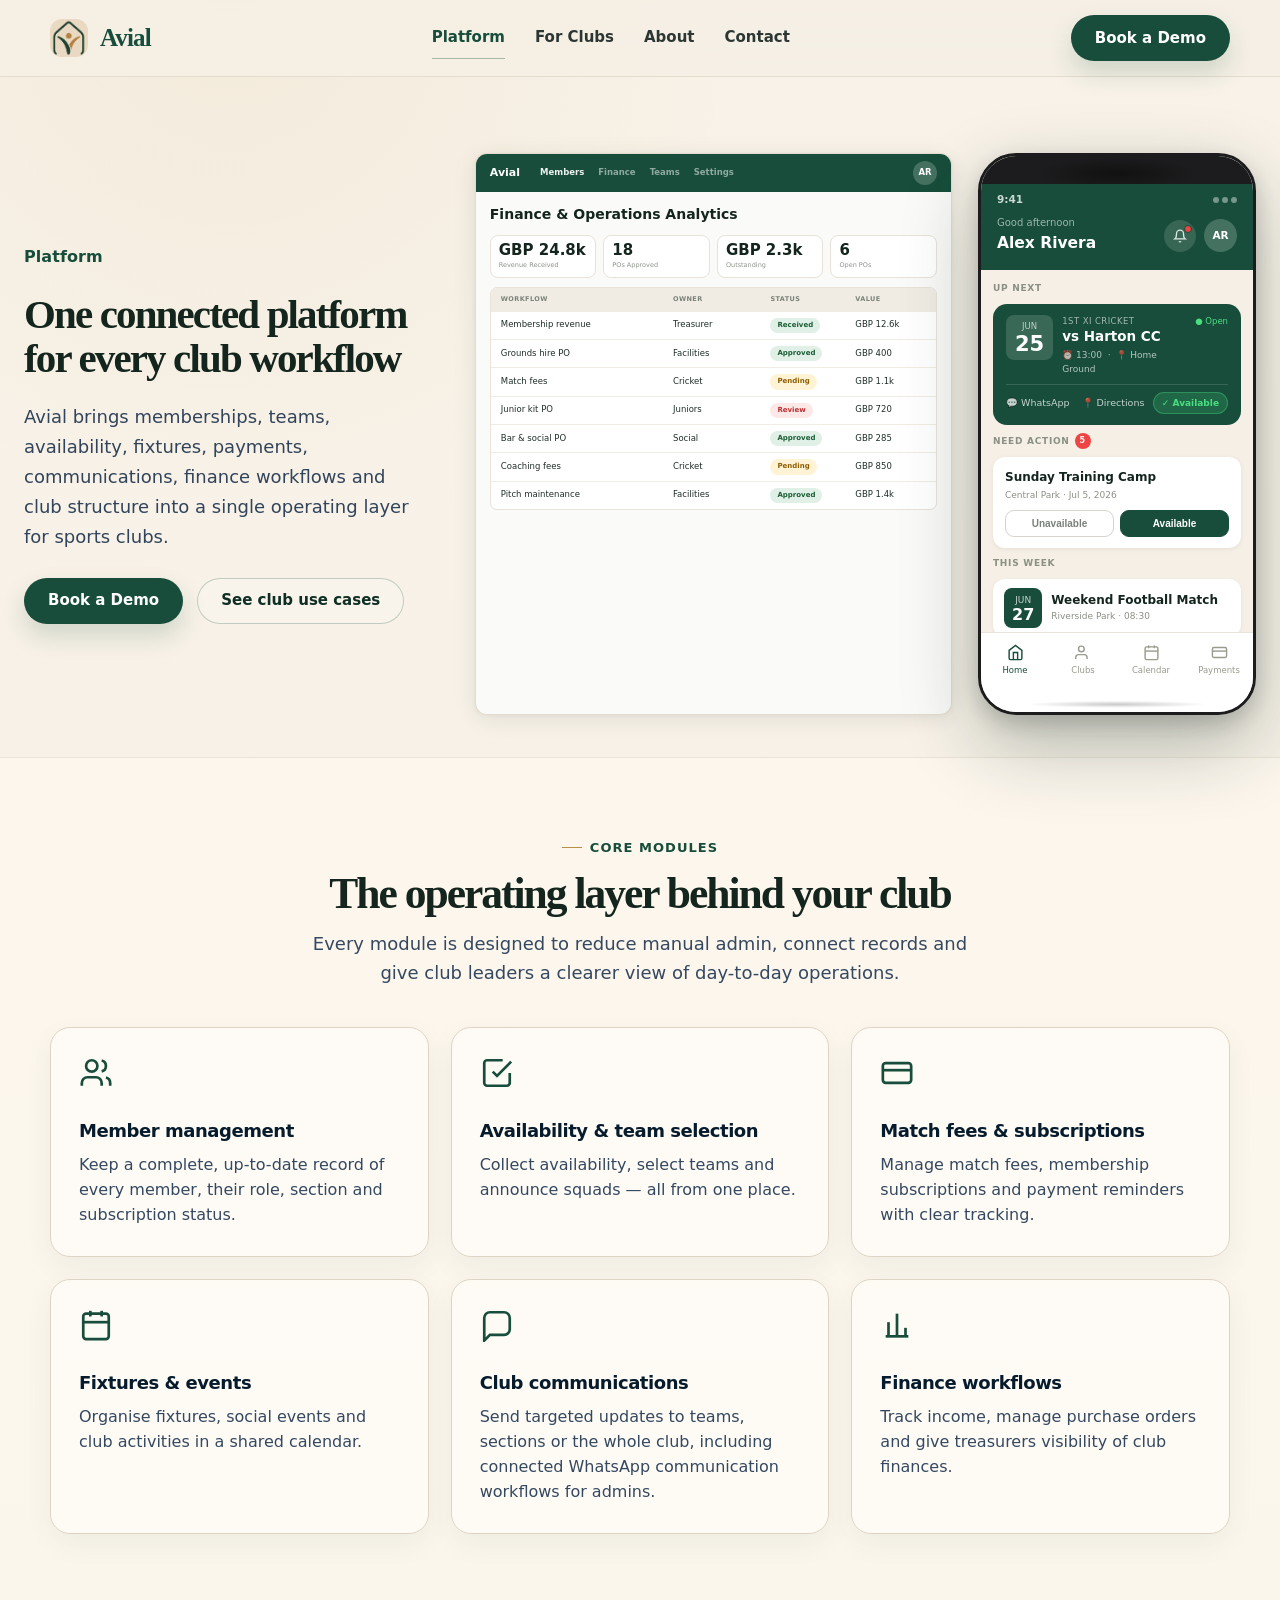
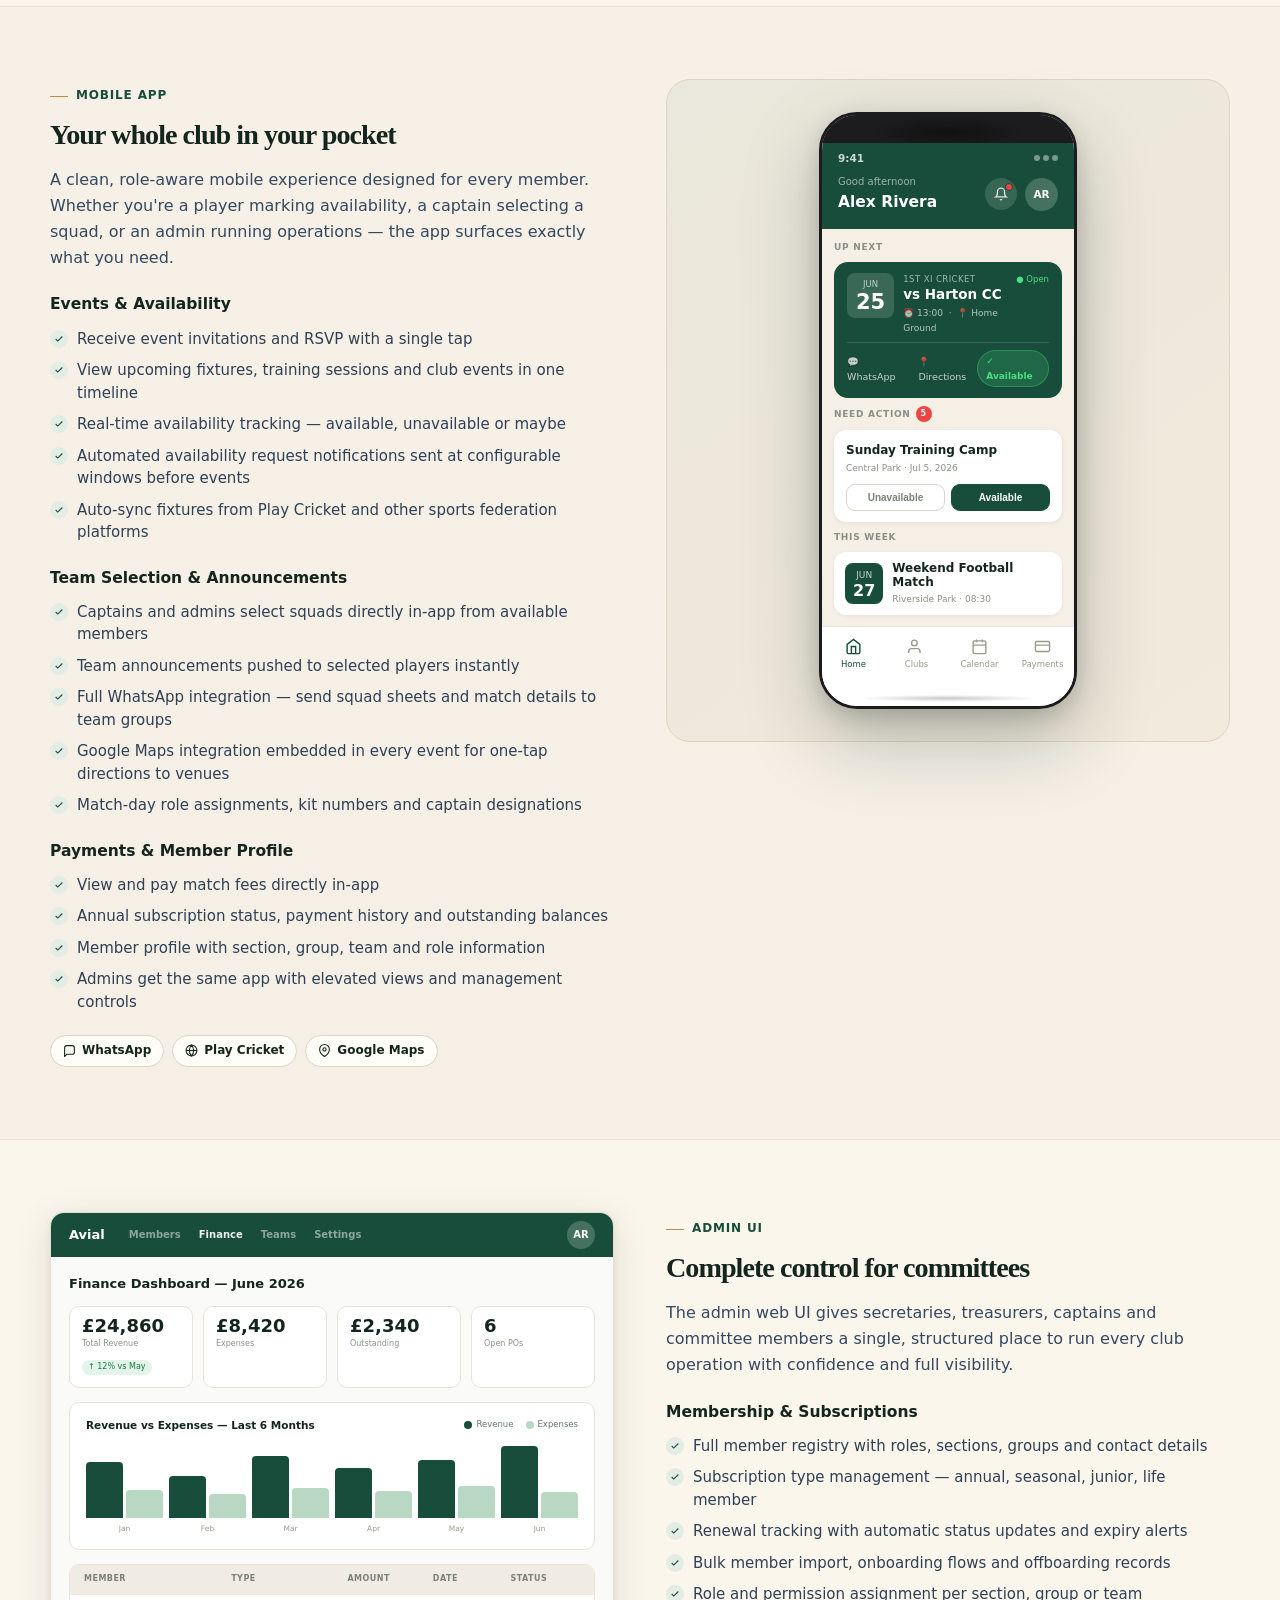
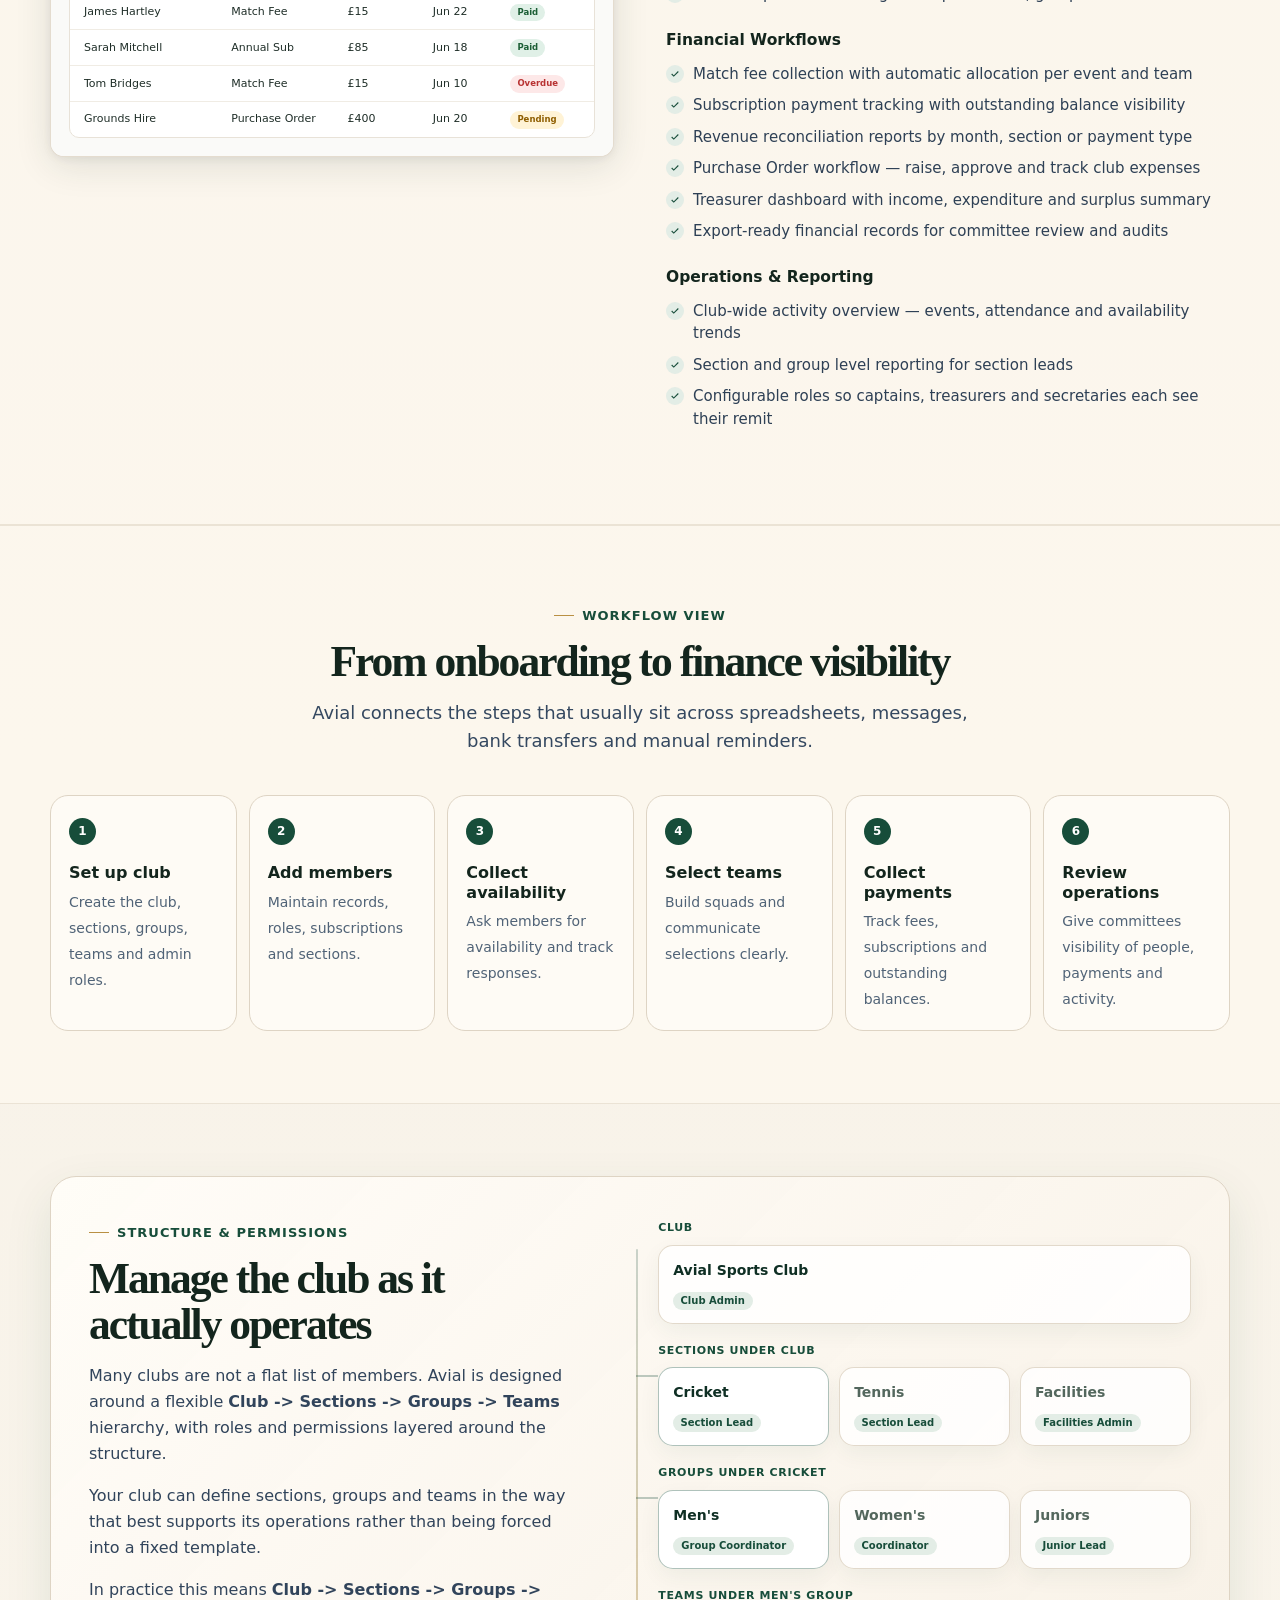
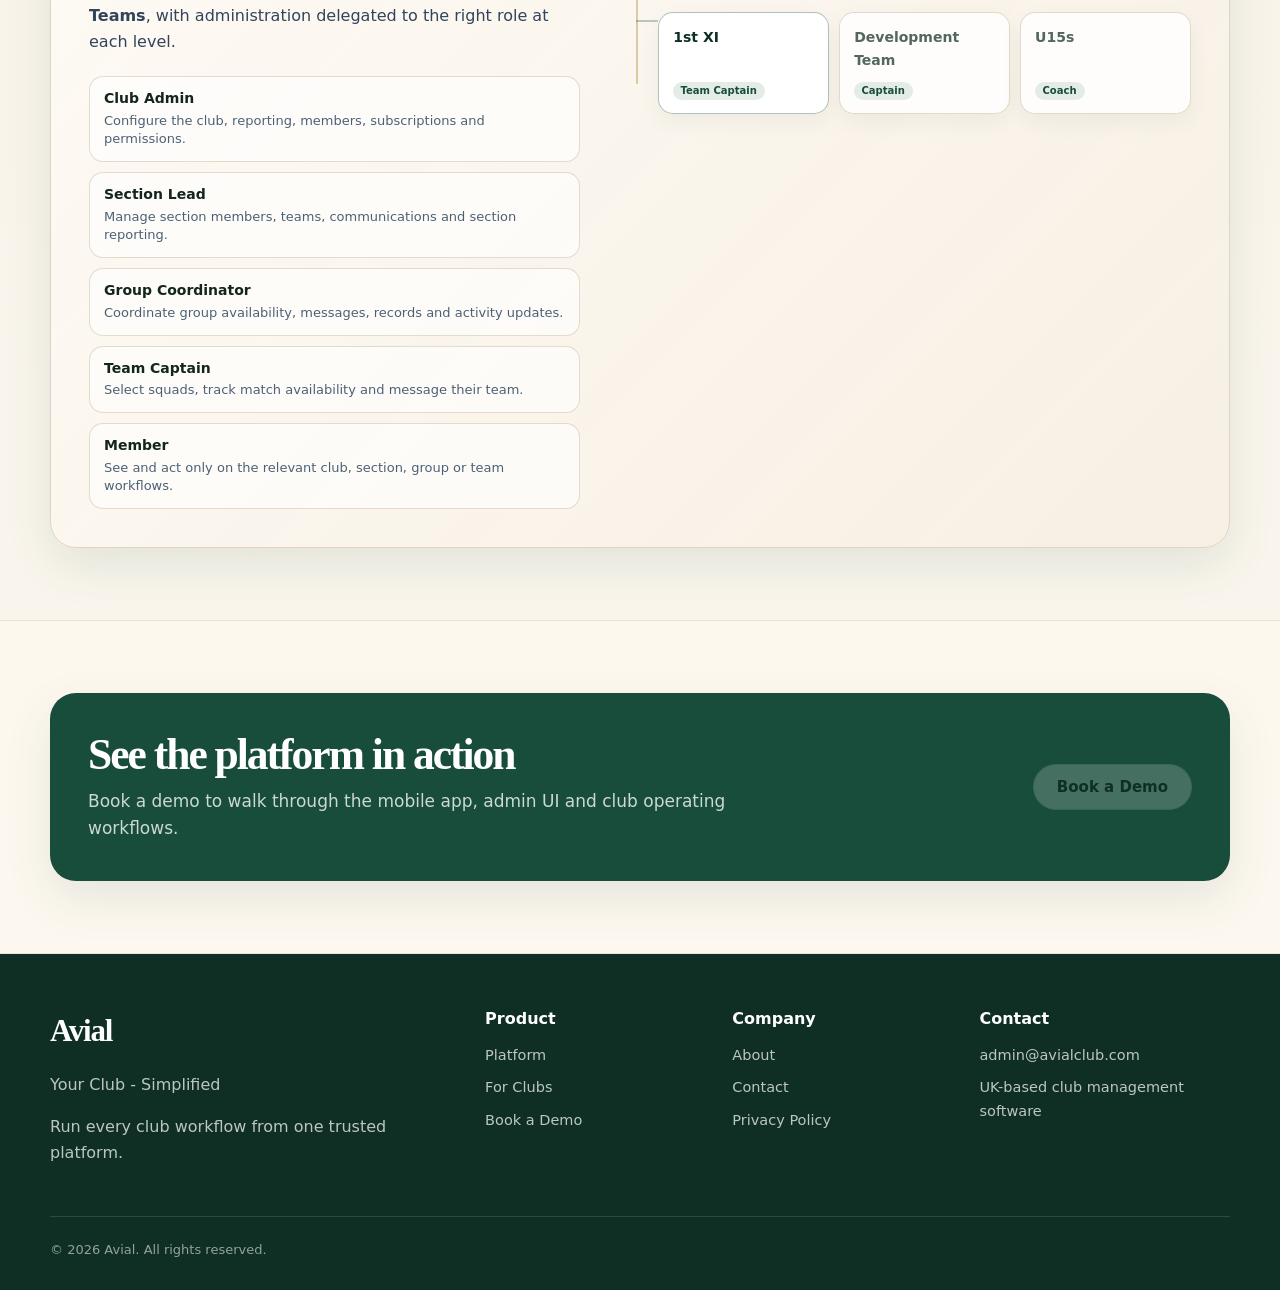
<file: platform.html>
<!DOCTYPE html>
<html lang="en">
<head>
  <meta charset="utf-8" />
  <meta name="viewport" content="width=device-width, initial-scale=1" />
  <title>Platform | Avial</title>
  <meta name="description" content="Explore the Avial platform for member management, teams, availability, payments, communications, finance workflows and club structure." />
  <meta property="og:title" content="Platform | Avial" />
  <meta property="og:description" content="Explore the Avial platform for member management, teams, availability, payments, communications, finance workflows and club structure." />
  <meta property="og:type" content="website" />
  <meta property="og:image" content="assets/AvialClubLogo.jpeg" />
  <link rel="icon" href="assets/AvialClubLogo.jpeg" type="image/jpeg" />
  <link rel="stylesheet" href="assets/styles.css" />
</head>
<body>

<a class="skip-link" href="#main">Skip to content</a>
<header class="site-header">
  <div class="container nav">
    <a class="brand" href="index.html" aria-label="Avial home">
      <img src="assets/AvialClubLogo.jpeg" alt="Avial logo" />
      <span>Avial</span>
    </a>
    <input class="mobile-toggle" id="menu-toggle" type="checkbox" />
    <label class="mobile-label" for="menu-toggle">Menu</label>
    <nav class="nav-links" aria-label="Main navigation">
      <a class="active" href="platform.html">Platform</a>
<a class="" href="for-clubs.html">For Clubs</a>
<a class="" href="about.html">About</a>
<a class="" href="contact.html">Contact</a>
    </nav>
    <a class="btn btn-primary" href="contact.html">Book a Demo</a>
  </div>
</header>

<main id="main">

<section class="page-hero">
  <div class="container page-hero-grid">
    <div>
      <div class="eyebrow">Platform</div>
      <h1>One connected platform for every club workflow</h1>
      <p>Avial brings memberships, teams, availability, fixtures, payments, communications, finance workflows and club structure into a single operating layer for sports clubs.</p>
      <div class="hero-actions">
        <a class="btn btn-primary" href="contact.html">Book a Demo</a>
        <a class="btn btn-secondary" href="for-clubs.html">See club use cases</a>
      </div>
    </div>
    
<div class="product-composition" aria-label="Avial product interface mockups">

  <div class="ux-admin">
    <div class="ux-adm-nav">
      <span class="ux-adm-brand">Avial</span>
      <div class="ux-adm-links">
        <span class="on">Members</span>
        <span>Finance</span>
        <span>Teams</span>
        <span>Settings</span>
      </div>
      <div class="ux-adm-av">AR</div>
    </div>
    <div class="ux-adm-body">
      <div class="ux-adm-title">Finance &amp; Operations Analytics</div>
      <div class="ux-adm-stats">
        <div class="ux-adm-stat"><div class="ux-adm-stat-val">GBP 24.8k</div><div class="ux-adm-stat-lbl">Revenue Received</div></div>
        <div class="ux-adm-stat"><div class="ux-adm-stat-val">18</div><div class="ux-adm-stat-lbl">POs Approved</div></div>
        <div class="ux-adm-stat"><div class="ux-adm-stat-val">GBP 2.3k</div><div class="ux-adm-stat-lbl">Outstanding</div></div>
        <div class="ux-adm-stat"><div class="ux-adm-stat-val">6</div><div class="ux-adm-stat-lbl">Open POs</div></div>
      </div>
      <div class="ux-adm-table">
        <div class="ux-adm-th"><span>Workflow</span><span>Owner</span><span>Status</span><span>Value</span></div>
        <div class="ux-adm-tr"><span>Membership revenue</span><span>Treasurer</span><span><span class="ux-pill-g">Received</span></span><span>GBP 12.6k</span></div>
        <div class="ux-adm-tr"><span>Grounds hire PO</span><span>Facilities</span><span><span class="ux-pill-g">Approved</span></span><span>GBP 400</span></div>
        <div class="ux-adm-tr"><span>Match fees</span><span>Cricket</span><span><span class="ux-pill-a">Pending</span></span><span>GBP 1.1k</span></div>
        <div class="ux-adm-tr"><span>Junior kit PO</span><span>Juniors</span><span><span class="ux-pill-r">Review</span></span><span>GBP 720</span></div>
        <div class="ux-adm-tr"><span>Bar &amp; social PO</span><span>Social</span><span><span class="ux-pill-g">Approved</span></span><span>GBP 285</span></div>
        <div class="ux-adm-tr"><span>Coaching fees</span><span>Cricket</span><span><span class="ux-pill-a">Pending</span></span><span>GBP 850</span></div>
        <div class="ux-adm-tr"><span>Pitch maintenance</span><span>Facilities</span><span><span class="ux-pill-g">Approved</span></span><span>GBP 1.4k</span></div>
      </div>
    </div>
  </div>

  <div class="ux-phone">
    <div class="ux-ph-header">
      <div class="ux-ph-statusbar">
        <span class="ux-ph-time">9:41</span>
        <div class="ux-ph-dots"><span></span><span></span><span></span></div>
      </div>
      <div class="ux-ph-greeting">
        <div>
          <div class="ux-ph-hi">Good afternoon</div>
          <div class="ux-ph-name">Alex Rivera</div>
        </div>
        <div class="ux-ph-controls">
          <div class="ux-ph-bell">
            <svg width="11" height="11" viewBox="0 0 24 24" fill="none" stroke="currentColor" stroke-width="2.2"><path d="M18 8A6 6 0 0 0 6 8c0 7-3 9-3 9h18s-3-2-3-9"/><path d="M13.73 21a2 2 0 0 1-3.46 0"/></svg>
            <span class="ux-ph-bell-dot"></span>
          </div>
          <div class="ux-ph-av">AR</div>
        </div>
      </div>
    </div>
    <div class="ux-ph-body">
      <div class="ux-ph-lbl">Up Next</div>
      <div class="ux-event-card">
        <div class="ux-ev-top">
          <div class="ux-ev-datebox"><span>JUN</span><strong>25</strong></div>
          <div class="ux-ev-info">
            <div class="ux-ev-org">1st XI Cricket</div>
            <div class="ux-ev-title">vs Harton CC</div>
            <div class="ux-ev-meta">⏰ 13:00 &nbsp;·&nbsp; 📍 Home Ground</div>
          </div>
          <div class="ux-ev-open">● Open</div>
        </div>
        <div class="ux-ev-foot">
          <div class="ux-ev-acts">
            <span class="ux-ev-act-btn">💬 WhatsApp</span>
            <span class="ux-ev-act-btn">📍 Directions</span>
          </div>
          <span class="ux-avail-chip">✓ Available</span>
        </div>
      </div>
      <div class="ux-ph-lbl">Need Action <span class="ux-badge-red">5</span></div>
      <div class="ux-action-card">
        <div class="ux-act-title">Sunday Training Camp</div>
        <div class="ux-act-sub">Central Park · Jul 5, 2026</div>
        <div class="ux-act-btns">
          <button>Unavailable</button>
          <button class="primary">Available</button>
        </div>
      </div>
      <div class="ux-ph-lbl">This Week</div>
      <div class="ux-week-item">
        <div class="ux-week-datebox"><span>JUN</span><strong>27</strong></div>
        <div>
          <div class="ux-week-title">Weekend Football Match</div>
          <div class="ux-week-sub">Riverside Park · 08:30</div>
        </div>
      </div>
    </div>
    <div class="ux-ph-nav">
      <div class="ux-nav-item active">
        <svg viewBox="0 0 24 24" fill="none" stroke="currentColor" stroke-width="2"><path d="M3 9l9-7 9 7v11a2 2 0 0 1-2 2H5a2 2 0 0 1-2-2z"/><polyline points="9 22 9 12 15 12 15 22"/></svg>
        Home
      </div>
      <div class="ux-nav-item">
        <svg viewBox="0 0 24 24" fill="none" stroke="currentColor" stroke-width="2"><path d="M17 21v-2a4 4 0 0 0-4-4H5a4 4 0 0 0-4 4v2"/><circle cx="9" cy="7" r="4"/></svg>
        Clubs
      </div>
      <div class="ux-nav-item">
        <svg viewBox="0 0 24 24" fill="none" stroke="currentColor" stroke-width="2"><rect x="3" y="4" width="18" height="18" rx="2"/><line x1="16" y1="2" x2="16" y2="6"/><line x1="8" y1="2" x2="8" y2="6"/><line x1="3" y1="10" x2="21" y2="10"/></svg>
        Calendar
      </div>
      <div class="ux-nav-item">
        <svg viewBox="0 0 24 24" fill="none" stroke="currentColor" stroke-width="2"><rect x="2" y="5" width="20" height="14" rx="2"/><line x1="2" y1="10" x2="22" y2="10"/></svg>
        Payments
      </div>
    </div>
  </div>

</div>

  </div>
</section>

<section class="subtle-section">
  <div class="container">
    <div class="section-heading">
      <div class="section-kicker">Core modules</div>
      <h2>The operating layer behind your club</h2>
      <p>Every module is designed to reduce manual admin, connect records and give club leaders a clearer view of day-to-day operations.</p>
    </div>
    
<div class="grid grid-3">
  <article class="card feature-card">
    <svg class="icon" viewBox="0 0 24 24" fill="none" stroke="currentColor" stroke-width="1.9"><path d="M16 21v-2a4 4 0 0 0-4-4H6a4 4 0 0 0-4 4v2"/><circle cx="9" cy="7" r="4"/><path d="M22 21v-2a4 4 0 0 0-3-3.87"/><path d="M16 3.13a4 4 0 0 1 0 7.75"/></svg>
    <h3>Member management</h3>
    <p>Keep a complete, up-to-date record of every member, their role, section and subscription status.</p>
  </article>
  <article class="card feature-card">
    <svg class="icon" viewBox="0 0 24 24" fill="none" stroke="currentColor" stroke-width="1.9"><polyline points="9 11 12 14 22 4"/><path d="M21 12v7a2 2 0 0 1-2 2H5a2 2 0 0 1-2-2V5a2 2 0 0 1 2-2h11"/></svg>
    <h3>Availability &amp; team selection</h3>
    <p>Collect availability, select teams and announce squads — all from one place.</p>
  </article>
  <article class="card feature-card">
    <svg class="icon" viewBox="0 0 24 24" fill="none" stroke="currentColor" stroke-width="1.9"><rect x="2" y="5" width="20" height="14" rx="2"/><path d="M2 10h20"/><path d="M18 15h.01"/></svg>
    <h3>Match fees &amp; subscriptions</h3>
    <p>Manage match fees, membership subscriptions and payment reminders with clear tracking.</p>
  </article>
  <article class="card feature-card">
    <svg class="icon" viewBox="0 0 24 24" fill="none" stroke="currentColor" stroke-width="1.9"><rect x="3" y="4" width="18" height="18" rx="2"/><line x1="16" y1="2" x2="16" y2="6"/><line x1="8" y1="2" x2="8" y2="6"/><line x1="3" y1="10" x2="21" y2="10"/></svg>
    <h3>Fixtures &amp; events</h3>
    <p>Organise fixtures, social events and club activities in a shared calendar.</p>
  </article>
  <article class="card feature-card">
    <svg class="icon" viewBox="0 0 24 24" fill="none" stroke="currentColor" stroke-width="1.9"><path d="M21 15a4 4 0 0 1-4 4H7l-4 4V7a4 4 0 0 1 4-4h10a4 4 0 0 1 4 4z"/></svg>
    <h3>Club communications</h3>
    <p>Send targeted updates to teams, sections or the whole club, including connected WhatsApp communication workflows for admins.</p>
  </article>
  <article class="card feature-card">
    <svg class="icon" viewBox="0 0 24 24" fill="none" stroke="currentColor" stroke-width="1.9"><line x1="4" y1="20" x2="20" y2="20"/><line x1="6" y1="20" x2="6" y2="10"/><line x1="12" y1="20" x2="12" y2="4"/><line x1="18" y1="20" x2="18" y2="14"/></svg>
    <h3>Finance workflows</h3>
    <p>Track income, manage purchase orders and give treasurers visibility of club finances.</p>
  </article>
</div>

  </div>
</section>

<!-- Mobile App Feature Section -->
<section>
  <div class="container">
    <div class="plat-feature">

      <div>
        <div class="plat-kicker">Mobile App</div>
        <h3>Your whole club in your pocket</h3>
        <p>A clean, role-aware mobile experience designed for every member. Whether you're a player marking availability, a captain selecting a squad, or an admin running operations — the app surfaces exactly what you need.</p>

        <div class="plat-sub-heading">Events &amp; Availability</div>
        <ul class="plat-checklist">
          <li>Receive event invitations and RSVP with a single tap</li>
          <li>View upcoming fixtures, training sessions and club events in one timeline</li>
          <li>Real-time availability tracking — available, unavailable or maybe</li>
          <li>Automated availability request notifications sent at configurable windows before events</li>
          <li>Auto-sync fixtures from Play Cricket and other sports federation platforms</li>
        </ul>

        <div class="plat-sub-heading">Team Selection &amp; Announcements</div>
        <ul class="plat-checklist">
          <li>Captains and admins select squads directly in-app from available members</li>
          <li>Team announcements pushed to selected players instantly</li>
          <li>Full WhatsApp integration — send squad sheets and match details to team groups</li>
          <li>Google Maps integration embedded in every event for one-tap directions to venues</li>
          <li>Match-day role assignments, kit numbers and captain designations</li>
        </ul>

        <div class="plat-sub-heading">Payments &amp; Member Profile</div>
        <ul class="plat-checklist">
          <li>View and pay match fees directly in-app</li>
          <li>Annual subscription status, payment history and outstanding balances</li>
          <li>Member profile with section, group, team and role information</li>
          <li>Admins get the same app with elevated views and management controls</li>
        </ul>

        <div class="plat-int-badges">
          <span class="plat-int-badge">
            <svg width="13" height="13" viewBox="0 0 24 24" fill="none" stroke="currentColor" stroke-width="2"><path d="M21 15a4 4 0 0 1-4 4H7l-4 4V7a4 4 0 0 1 4-4h10a4 4 0 0 1 4 4z"/></svg>
            WhatsApp
          </span>
          <span class="plat-int-badge">
            <svg width="13" height="13" viewBox="0 0 24 24" fill="none" stroke="currentColor" stroke-width="2"><circle cx="12" cy="12" r="10"/><line x1="2" y1="12" x2="22" y2="12"/><path d="M12 2a15.3 15.3 0 0 1 4 10 15.3 15.3 0 0 1-4 10 15.3 15.3 0 0 1-4-10 15.3 15.3 0 0 1 4-10z"/></svg>
            Play Cricket
          </span>
          <span class="plat-int-badge">
            <svg width="13" height="13" viewBox="0 0 24 24" fill="none" stroke="currentColor" stroke-width="2"><path d="M21 10c0 7-9 13-9 13s-9-6-9-13a9 9 0 0 1 18 0z"/><circle cx="12" cy="10" r="3"/></svg>
            Google Maps
          </span>
        </div>
      </div>

      <div class="plat-phone-outer">
        <div class="plat-phone">
          <div class="ux-ph-header">
            <div class="ux-ph-statusbar">
              <span class="ux-ph-time">9:41</span>
              <div class="ux-ph-dots"><span></span><span></span><span></span></div>
            </div>
            <div class="ux-ph-greeting">
              <div>
                <div class="ux-ph-hi">Good afternoon</div>
                <div class="ux-ph-name">Alex Rivera</div>
              </div>
              <div class="ux-ph-controls">
                <div class="ux-ph-bell">
                  <svg width="12" height="12" viewBox="0 0 24 24" fill="none" stroke="currentColor" stroke-width="2.2"><path d="M18 8A6 6 0 0 0 6 8c0 7-3 9-3 9h18s-3-2-3-9"/><path d="M13.73 21a2 2 0 0 1-3.46 0"/></svg>
                  <span class="ux-ph-bell-dot"></span>
                </div>
                <div class="ux-ph-av">AR</div>
              </div>
            </div>
          </div>
          <div class="ux-ph-body">
            <div class="ux-ph-lbl">Up Next</div>
            <div class="ux-event-card">
              <div class="ux-ev-top">
                <div class="ux-ev-datebox"><span>JUN</span><strong>25</strong></div>
                <div class="ux-ev-info">
                  <div class="ux-ev-org">1st XI Cricket</div>
                  <div class="ux-ev-title">vs Harton CC</div>
                  <div class="ux-ev-meta">⏰ 13:00 &nbsp;·&nbsp; 📍 Home Ground</div>
                </div>
                <div class="ux-ev-open">● Open</div>
              </div>
              <div class="ux-ev-foot">
                <div class="ux-ev-acts">
                  <span class="ux-ev-act-btn">💬 WhatsApp</span>
                  <span class="ux-ev-act-btn">📍 Directions</span>
                </div>
                <span class="ux-avail-chip">✓ Available</span>
              </div>
            </div>
            <div class="ux-ph-lbl">Need Action <span class="ux-badge-red">5</span></div>
            <div class="ux-action-card">
              <div class="ux-act-title">Sunday Training Camp</div>
              <div class="ux-act-sub">Central Park · Jul 5, 2026</div>
              <div class="ux-act-btns">
                <button>Unavailable</button>
                <button class="primary">Available</button>
              </div>
            </div>
            <div class="ux-ph-lbl">This Week</div>
            <div class="ux-week-item">
              <div class="ux-week-datebox"><span>JUN</span><strong>27</strong></div>
              <div>
                <div class="ux-week-title">Weekend Football Match</div>
                <div class="ux-week-sub">Riverside Park · 08:30</div>
              </div>
            </div>
          </div>
          <div class="ux-ph-nav">
            <div class="ux-nav-item active">
              <svg viewBox="0 0 24 24" fill="none" stroke="currentColor" stroke-width="2"><path d="M3 9l9-7 9 7v11a2 2 0 0 1-2 2H5a2 2 0 0 1-2-2z"/><polyline points="9 22 9 12 15 12 15 22"/></svg>
              Home
            </div>
            <div class="ux-nav-item">
              <svg viewBox="0 0 24 24" fill="none" stroke="currentColor" stroke-width="2"><path d="M17 21v-2a4 4 0 0 0-4-4H5a4 4 0 0 0-4 4v2"/><circle cx="9" cy="7" r="4"/></svg>
              Clubs
            </div>
            <div class="ux-nav-item">
              <svg viewBox="0 0 24 24" fill="none" stroke="currentColor" stroke-width="2"><rect x="3" y="4" width="18" height="18" rx="2"/><line x1="16" y1="2" x2="16" y2="6"/><line x1="8" y1="2" x2="8" y2="6"/><line x1="3" y1="10" x2="21" y2="10"/></svg>
              Calendar
            </div>
            <div class="ux-nav-item">
              <svg viewBox="0 0 24 24" fill="none" stroke="currentColor" stroke-width="2"><rect x="2" y="5" width="20" height="14" rx="2"/><line x1="2" y1="10" x2="22" y2="10"/></svg>
              Payments
            </div>
          </div>
        </div>
      </div>

    </div>
  </div>
</section>

<!-- Admin UI Feature Section -->
<section class="subtle-section">
  <div class="container">
    <div class="plat-feature">

      <div class="plat-admin-outer">
        <div class="plat-adm-nav">
          <span class="plat-adm-brand">Avial</span>
          <div class="plat-adm-links">
            <span>Members</span>
            <span class="on">Finance</span>
            <span>Teams</span>
            <span>Settings</span>
          </div>
          <div class="plat-adm-av">AR</div>
        </div>
        <div class="plat-adm-body">
          <div class="plat-adm-title">Finance Dashboard — June 2026</div>
          <div class="plat-adm-stats">
            <div class="plat-adm-stat">
              <div class="plat-adm-stat-val">£24,860</div>
              <div class="plat-adm-stat-lbl">Total Revenue</div>
              <div class="plat-adm-stat-trend">↑ 12% vs May</div>
            </div>
            <div class="plat-adm-stat">
              <div class="plat-adm-stat-val">£8,420</div>
              <div class="plat-adm-stat-lbl">Expenses</div>
            </div>
            <div class="plat-adm-stat">
              <div class="plat-adm-stat-val">£2,340</div>
              <div class="plat-adm-stat-lbl">Outstanding</div>
            </div>
            <div class="plat-adm-stat">
              <div class="plat-adm-stat-val">6</div>
              <div class="plat-adm-stat-lbl">Open POs</div>
            </div>
          </div>
          <div class="plat-chart">
            <div class="plat-chart-header">
              <span class="plat-chart-title">Revenue vs Expenses — Last 6 Months</span>
              <div class="plat-chart-legend">
                <span class="plat-legend-item"><span class="plat-legend-dot rev"></span>Revenue</span>
                <span class="plat-legend-item"><span class="plat-legend-dot exp"></span>Expenses</span>
              </div>
            </div>
            <div class="plat-bars">
              <div class="plat-bar-grp"><div class="plat-bar rev" style="height:56px"></div><div class="plat-bar exp" style="height:28px"></div></div>
              <div class="plat-bar-grp"><div class="plat-bar rev" style="height:42px"></div><div class="plat-bar exp" style="height:24px"></div></div>
              <div class="plat-bar-grp"><div class="plat-bar rev" style="height:62px"></div><div class="plat-bar exp" style="height:30px"></div></div>
              <div class="plat-bar-grp"><div class="plat-bar rev" style="height:50px"></div><div class="plat-bar exp" style="height:27px"></div></div>
              <div class="plat-bar-grp"><div class="plat-bar rev" style="height:58px"></div><div class="plat-bar exp" style="height:32px"></div></div>
              <div class="plat-bar-grp"><div class="plat-bar rev" style="height:72px"></div><div class="plat-bar exp" style="height:26px"></div></div>
            </div>
            <div class="plat-bar-axis">
              <span>Jan</span><span>Feb</span><span>Mar</span><span>Apr</span><span>May</span><span>Jun</span>
            </div>
          </div>
          <div class="plat-fin-table">
            <div class="plat-fin-th">
              <span>Member</span><span>Type</span><span>Amount</span><span>Date</span><span>Status</span>
            </div>
            <div class="plat-fin-tr">
              <span>James Hartley</span><span>Match Fee</span><span>£15</span><span>Jun 22</span>
              <span><span class="ux-pill-g">Paid</span></span>
            </div>
            <div class="plat-fin-tr">
              <span>Sarah Mitchell</span><span>Annual Sub</span><span>£85</span><span>Jun 18</span>
              <span><span class="ux-pill-g">Paid</span></span>
            </div>
            <div class="plat-fin-tr">
              <span>Tom Bridges</span><span>Match Fee</span><span>£15</span><span>Jun 10</span>
              <span><span class="ux-pill-r">Overdue</span></span>
            </div>
            <div class="plat-fin-tr">
              <span>Grounds Hire</span><span>Purchase Order</span><span>£400</span><span>Jun 20</span>
              <span><span class="ux-pill-a">Pending</span></span>
            </div>
          </div>
        </div>
      </div>

      <div>
        <div class="plat-kicker">Admin UI</div>
        <h3>Complete control for committees</h3>
        <p>The admin web UI gives secretaries, treasurers, captains and committee members a single, structured place to run every club operation with confidence and full visibility.</p>

        <div class="plat-sub-heading">Membership &amp; Subscriptions</div>
        <ul class="plat-checklist">
          <li>Full member registry with roles, sections, groups and contact details</li>
          <li>Subscription type management — annual, seasonal, junior, life member</li>
          <li>Renewal tracking with automatic status updates and expiry alerts</li>
          <li>Bulk member import, onboarding flows and offboarding records</li>
          <li>Role and permission assignment per section, group or team</li>
        </ul>

        <div class="plat-sub-heading">Financial Workflows</div>
        <ul class="plat-checklist">
          <li>Match fee collection with automatic allocation per event and team</li>
          <li>Subscription payment tracking with outstanding balance visibility</li>
          <li>Revenue reconciliation reports by month, section or payment type</li>
          <li>Purchase Order workflow — raise, approve and track club expenses</li>
          <li>Treasurer dashboard with income, expenditure and surplus summary</li>
          <li>Export-ready financial records for committee review and audits</li>
        </ul>

        <div class="plat-sub-heading">Operations &amp; Reporting</div>
        <ul class="plat-checklist">
          <li>Club-wide activity overview — events, attendance and availability trends</li>
          <li>Section and group level reporting for section leads</li>
          <li>Configurable roles so captains, treasurers and secretaries each see their remit</li>
        </ul>
      </div>

    </div>
  </div>
</section>

<section class="subtle-section">
  <div class="container">
    <div class="section-heading">
      <div class="section-kicker">Workflow view</div>
      <h2>From onboarding to finance visibility</h2>
      <p>Avial connects the steps that usually sit across spreadsheets, messages, bank transfers and manual reminders.</p>
    </div>
    <div class="workflow">
      <div class="step"><strong>Set up club</strong><span>Create the club, sections, groups, teams and admin roles.</span></div>
      <div class="step"><strong>Add members</strong><span>Maintain records, roles, subscriptions and sections.</span></div>
      <div class="step"><strong>Collect availability</strong><span>Ask members for availability and track responses.</span></div>
      <div class="step"><strong>Select teams</strong><span>Build squads and communicate selections clearly.</span></div>
      <div class="step"><strong>Collect payments</strong><span>Track fees, subscriptions and outstanding balances.</span></div>
      <div class="step"><strong>Review operations</strong><span>Give committees visibility of people, payments and activity.</span></div>
    </div>
  </div>
</section>

<section>
  <div class="container">
    <div class="org-panel org-panel-expanded">
      <div>
        <div class="section-kicker">Structure &amp; permissions</div>
        <h2>Manage the club as it actually operates</h2>
        <p>Many clubs are not a flat list of members. Avial is designed around a flexible <strong>Club -&gt; Sections -&gt; Groups -&gt; Teams</strong> hierarchy, with roles and permissions layered around the structure.</p>
        <p>Your club can define sections, groups and teams in the way that best supports its operations rather than being forced into a fixed template.</p>
        <p>In practice this means <strong>Club -&gt; Sections -&gt; Groups -&gt; Teams</strong>, with administration delegated to the right role at each level.</p>
        <div class="scope-list" aria-label="Role-based administration examples">
          <div class="scope-item"><strong>Club Admin</strong><span>Configure the club, reporting, members, subscriptions and permissions.</span></div>
          <div class="scope-item"><strong>Section Lead</strong><span>Manage section members, teams, communications and section reporting.</span></div>
          <div class="scope-item"><strong>Group Coordinator</strong><span>Coordinate group availability, messages, records and activity updates.</span></div>
          <div class="scope-item"><strong>Team Captain</strong><span>Select squads, track match availability and message their team.</span></div>
          <div class="scope-item"><strong>Member</strong><span>See and act only on the relevant club, section, group or team workflows.</span></div>
        </div>
      </div>
      <div class="org-map" aria-label="Avial organisation hierarchy with scoped roles">
        <div class="org-map-level level-club">
          <div class="org-map-label">Club</div>
          <div class="org-map-node">
            <span>Avial Sports Club</span>
            <span class="role-chip">Club Admin</span>
          </div>
        </div>

        <div class="org-map-level level-sections">
          <div class="org-map-label">Sections under club</div>
          <div class="org-branch-grid">
            <div class="org-map-node active"><span>Cricket</span><span class="role-chip">Section Lead</span></div>
            <div class="org-map-node muted"><span>Tennis</span><span class="role-chip">Section Lead</span></div>
            <div class="org-map-node muted"><span>Facilities</span><span class="role-chip">Facilities Admin</span></div>
          </div>
        </div>

        <div class="org-map-level level-groups">
          <div class="org-map-label">Groups under Cricket</div>
          <div class="org-branch-grid">
            <div class="org-map-node active"><span>Men's</span><span class="role-chip">Group Coordinator</span></div>
            <div class="org-map-node muted"><span>Women's</span><span class="role-chip">Coordinator</span></div>
            <div class="org-map-node muted"><span>Juniors</span><span class="role-chip">Junior Lead</span></div>
          </div>
        </div>

        <div class="org-map-level level-teams">
          <div class="org-map-label">Teams under Men's Group</div>
          <div class="org-branch-grid">
            <div class="org-map-node active"><span>1st XI</span><span class="role-chip">Team Captain</span></div>
            <div class="org-map-node muted"><span>Development Team</span><span class="role-chip">Captain</span></div>
            <div class="org-map-node muted"><span>U15s</span><span class="role-chip">Coach</span></div>
          </div>
        </div>
      </div>
    </div>
  </div>
</section>

<section class="subtle-section">
  <div class="container">
    <div class="callout">
      <div>
        <h2>See the platform in action</h2>
        <p>Book a demo to walk through the mobile app, admin UI and club operating workflows.</p>
      </div>
      <a class="btn btn-secondary" href="contact.html">Book a Demo</a>
    </div>
  </div>
</section>

</main>

<footer>
  <div class="container">
    <div class="footer-grid">
      <div>
        <div class="footer-brand">Avial</div>
        <p>Your Club - Simplified</p>
        <p>Run every club workflow from one trusted platform.</p>
      </div>
      <div>
        <div class="footer-title">Product</div>
        <div class="footer-links">
          <a href="platform.html">Platform</a>
          <a href="for-clubs.html">For Clubs</a>
          <a href="contact.html">Book a Demo</a>
        </div>
      </div>
      <div>
        <div class="footer-title">Company</div>
        <div class="footer-links">
          <a href="about.html">About</a>
          <a href="contact.html">Contact</a>
          <a href="privacy-policy.html">Privacy Policy</a>
        </div>
      </div>
      <div>
        <div class="footer-title">Contact</div>
        <div class="footer-links">
          <a href="mailto:admin@avialclub.com">admin@avialclub.com</a>
          <span>UK-based club management software</span>
        </div>
      </div>
    </div>
    <div class="copyright">© 2026 Avial. All rights reserved.</div>
  </div>
</footer>

</body>
</html>
</file>
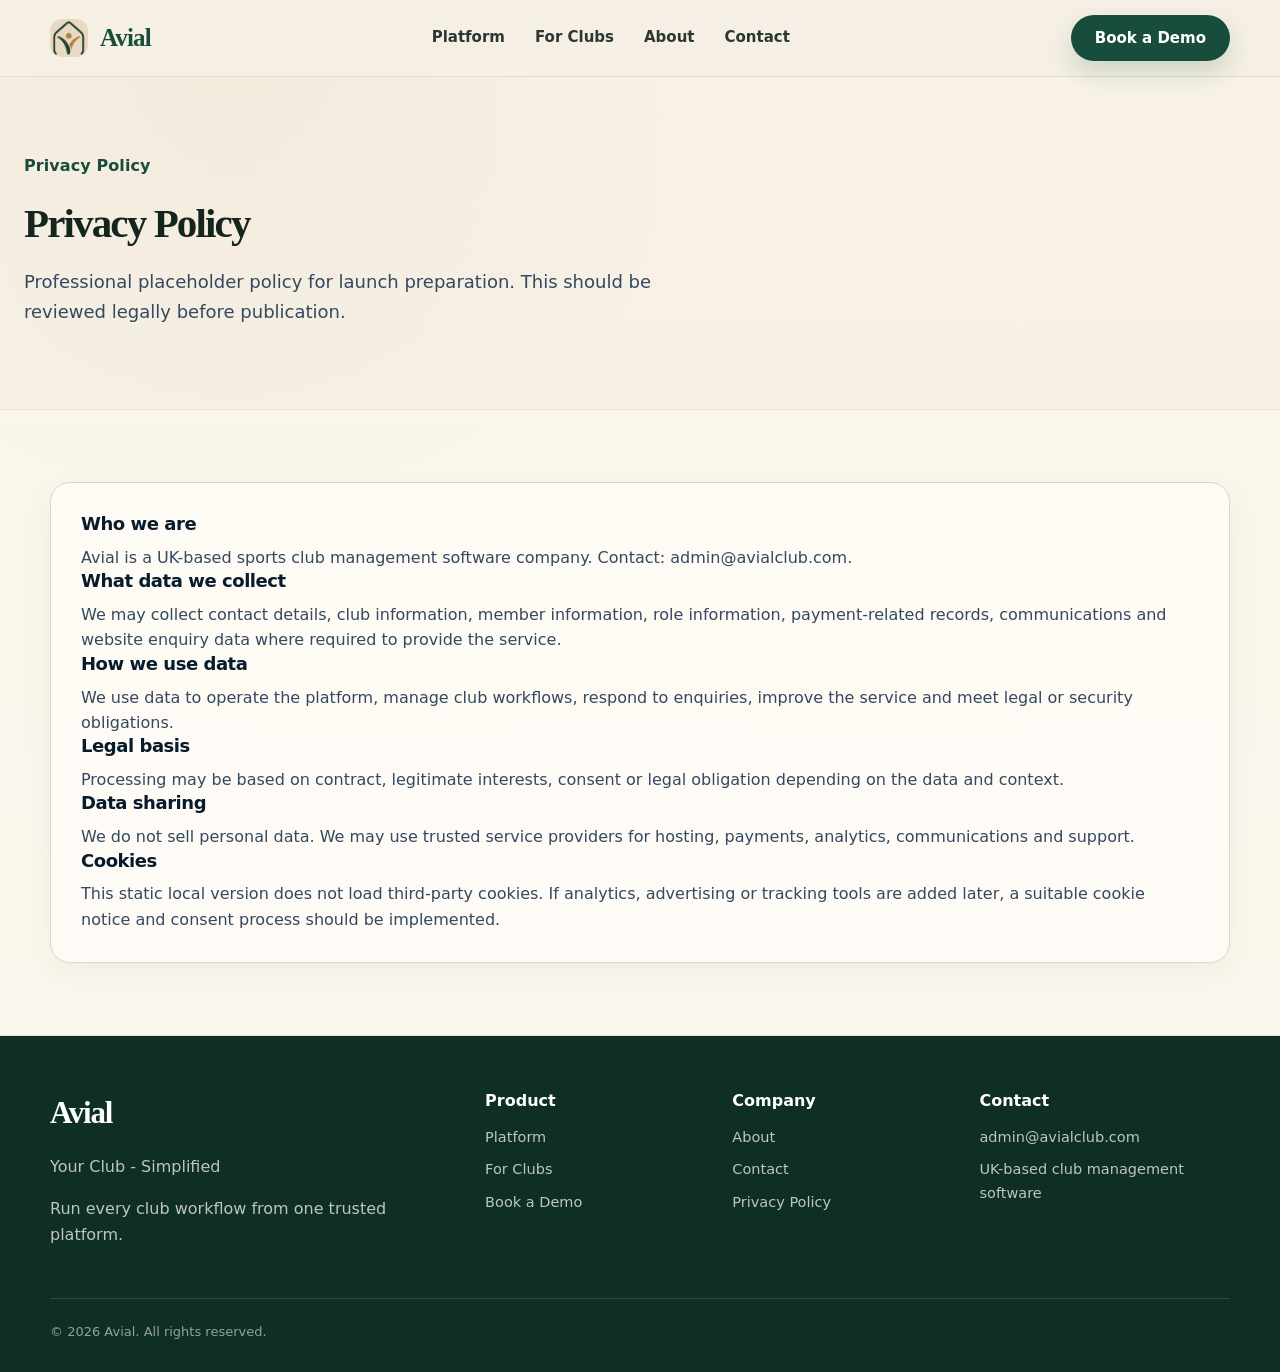
<file: privacy-policy.html>
<!DOCTYPE html>
<html lang="en">
<head>
  <meta charset="utf-8" />
  <meta name="viewport" content="width=device-width, initial-scale=1" />
  <title>Privacy Policy | Avial</title>
  <meta name="description" content="Privacy policy for Avial, a UK-based sports club management software company." />
  <meta property="og:title" content="Privacy Policy | Avial" />
  <meta property="og:description" content="Privacy policy for Avial, a UK-based sports club management software company." />
  <meta property="og:type" content="website" />
  <meta property="og:image" content="assets/AvialClubLogo.jpeg" />
  <link rel="icon" href="assets/AvialClubLogo.jpeg" type="image/jpeg" />
  <link rel="stylesheet" href="assets/styles.css" />
</head>
<body>

<a class="skip-link" href="#main">Skip to content</a>
<header class="site-header">
  <div class="container nav">
    <a class="brand" href="index.html" aria-label="Avial home">
      <img src="assets/AvialClubLogo.jpeg" alt="Avial logo" />
      <span>Avial</span>
    </a>
    <input class="mobile-toggle" id="menu-toggle" type="checkbox" />
    <label class="mobile-label" for="menu-toggle">Menu</label>
    <nav class="nav-links" aria-label="Main navigation">
      <a class="" href="platform.html">Platform</a>
<a class="" href="for-clubs.html">For Clubs</a>
<a class="" href="about.html">About</a>
<a class="" href="contact.html">Contact</a>
    </nav>
    <a class="btn btn-primary" href="contact.html">Book a Demo</a>
  </div>
</header>

<main id="main">

<section class="page-hero">
  <div class="container">
    <div class="section-heading left">
      <div class="eyebrow">Privacy Policy</div>
      <h1>Privacy Policy</h1>
      <p>Professional placeholder policy for launch preparation. This should be reviewed legally before publication.</p>
    </div>
  </div>
</section>
<section class="subtle-section">
  <div class="container">
    <article class="card page-card">
      <h3>Who we are</h3>
      <p>Avial is a UK-based sports club management software company. Contact: admin@avialclub.com.</p>
      <h3>What data we collect</h3>
      <p>We may collect contact details, club information, member information, role information, payment-related records, communications and website enquiry data where required to provide the service.</p>
      <h3>How we use data</h3>
      <p>We use data to operate the platform, manage club workflows, respond to enquiries, improve the service and meet legal or security obligations.</p>
      <h3>Legal basis</h3>
      <p>Processing may be based on contract, legitimate interests, consent or legal obligation depending on the data and context.</p>
      <h3>Data sharing</h3>
      <p>We do not sell personal data. We may use trusted service providers for hosting, payments, analytics, communications and support.</p>
      <h3>Cookies</h3>
      <p>This static local version does not load third-party cookies. If analytics, advertising or tracking tools are added later, a suitable cookie notice and consent process should be implemented.</p>
    </article>
  </div>
</section>

</main>

<footer>
  <div class="container">
    <div class="footer-grid">
      <div>
        <div class="footer-brand">Avial</div>
        <p>Your Club - Simplified</p>
        <p>Run every club workflow from one trusted platform.</p>
      </div>
      <div>
        <div class="footer-title">Product</div>
        <div class="footer-links">
          <a href="platform.html">Platform</a>
          <a href="for-clubs.html">For Clubs</a>
          <a href="contact.html">Book a Demo</a>
        </div>
      </div>
      <div>
        <div class="footer-title">Company</div>
        <div class="footer-links">
          <a href="about.html">About</a>
          <a href="contact.html">Contact</a>
          <a href="privacy-policy.html">Privacy Policy</a>
        </div>
      </div>
      <div>
        <div class="footer-title">Contact</div>
        <div class="footer-links">
          <a href="mailto:admin@avialclub.com">admin@avialclub.com</a>
          <span>UK-based club management software</span>
        </div>
      </div>
    </div>
    <div class="copyright">© 2026 Avial. All rights reserved.</div>
  </div>
</footer>

</body>
</html>
</file>
<file: assets/styles.css>
:root {
  --green: #174d3a;
  --green-900: #0f2f24;
  --green-800: #123c2d;
  --green-100: #e3ede6;
  --beige: #f5efe5;
  --beige-2: #fbf7ee;
  --beige-3: #eee3d1;
  --gold: #b99043;
  --ink: #13251d;
  --text: #31445b;
  --muted: #6f7b86;
  --line: #ded4c4;
  --card: #fffdf8;
  --white: #ffffff;
  --danger: #c83a3a;
  --warning: #b57200;
  --shadow-soft: 0 18px 48px rgba(23, 77, 58, 0.10);
  --shadow-card: 0 10px 28px rgba(23, 77, 58, 0.055);
  --radius-lg: 28px;
  --radius-md: 18px;
  --radius-sm: 12px;
  --max: 1180px;
}

* { box-sizing: border-box; }

html {
  background: var(--beige);
  scroll-behavior: smooth;
}

body {
  margin: 0;
  color: var(--text);
  background:
    radial-gradient(circle at 18% 0%, rgba(185, 144, 67, 0.08), transparent 32rem),
    linear-gradient(180deg, #f8f2e8 0%, var(--beige) 44%, #fbf7ee 100%);
  font-family: Inter, ui-sans-serif, system-ui, -apple-system, BlinkMacSystemFont, "Segoe UI", sans-serif;
  font-size: 16px;
  line-height: 1.62;
  -webkit-font-smoothing: antialiased;
}

img { max-width: 100%; display: block; }

a {
  color: inherit;
  text-decoration: none;
}

.container {
  width: min(var(--max), calc(100% - 48px));
  margin: 0 auto;
}

.skip-link {
  position: absolute;
  left: -999px;
  top: 0;
  background: var(--green);
  color: white;
  padding: 10px 16px;
  border-radius: 0 0 10px 0;
}

.skip-link:focus {
  left: 0;
  z-index: 100;
}

.site-header {
  position: sticky;
  top: 0;
  z-index: 50;
  background: rgba(245, 239, 229, 0.93);
  backdrop-filter: blur(18px);
  border-bottom: 1px solid rgba(222, 212, 196, 0.72);
}

.nav {
  min-height: 76px;
  display: flex;
  align-items: center;
  justify-content: space-between;
  gap: 28px;
}

.brand {
  display: inline-flex;
  align-items: center;
  gap: 12px;
  color: var(--green);
  font-family: Georgia, "Times New Roman", serif;
  font-size: 25px;
  font-weight: 800;
  letter-spacing: -0.035em;
}

.brand img {
  width: 38px;
  height: 38px;
  border-radius: 12px;
  object-fit: cover;
  mix-blend-mode: multiply;
}

.nav-links {
  display: flex;
  align-items: center;
  gap: 30px;
  color: #2c3734;
  font-size: 15px;
  font-weight: 650;
}

.nav-links a {
  padding: 8px 0;
  border-bottom: 1px solid transparent;
}

.nav-links a:hover,
.nav-links a.active {
  color: var(--green);
  border-bottom-color: rgba(23, 77, 58, 0.35);
}

.mobile-toggle {
  display: none;
}

.mobile-label {
  display: none;
  color: var(--green);
  font-size: 14px;
  font-weight: 750;
  border: 1px solid rgba(23, 77, 58, 0.25);
  border-radius: 999px;
  padding: 8px 13px;
}

.btn {
  display: inline-flex;
  align-items: center;
  justify-content: center;
  gap: 9px;
  min-height: 46px;
  padding: 0 23px;
  border-radius: 999px;
  border: 1px solid transparent;
  cursor: pointer;
  font-size: 15px;
  font-weight: 760;
  line-height: 1;
  transition: transform .18s ease, box-shadow .18s ease, background .18s ease, border-color .18s ease;
  white-space: nowrap;
}

.btn:hover {
  transform: translateY(-1px);
}

.btn-primary {
  color: white;
  background: var(--green);
  box-shadow: 0 12px 24px rgba(23, 77, 58, 0.17);
}

.btn-primary:hover {
  background: var(--green-900);
  box-shadow: 0 16px 28px rgba(15, 47, 36, 0.22);
}

.btn-secondary {
  color: var(--green-900);
  background: rgba(255,255,255,0.20);
  border-color: rgba(23, 77, 58, 0.24);
}

.btn-secondary:hover {
  background: rgba(255,255,255,0.45);
  border-color: rgba(23, 77, 58, 0.45);
}

.hero {
  padding: 78px 0 70px;
  min-height: 620px;
}

.hero-grid {
  display: grid;
  grid-template-columns: minmax(0, 1fr) 580px;
  align-items: center;
  gap: 56px;
}

.eyebrow {
  display: inline-flex;
  align-items: center;
  gap: 10px;
  color: var(--green);
  font-size: 16px;
  font-weight: 760;
  letter-spacing: 0.005em;
  margin-bottom: 22px;
}

.eyebrow::before {
  content: none;
}

h1, h2, h3 {
  margin: 0;
  color: var(--ink);
}

.serif {
  font-family: Georgia, "Times New Roman", serif;
  letter-spacing: -0.045em;
}

h1 {
  max-width: 740px;
  font-family: Georgia, "Times New Roman", serif;
  font-size: clamp(32px, 3.2vw, 48px);
  line-height: 1.08;
  letter-spacing: -0.045em;
  margin-bottom: 22px;
}

.hero-copy {
  max-width: 665px;
  margin: 0 0 30px;
  color: #344860;
  font-size: clamp(17px, 1.4vw, 21px);
  line-height: 1.62;
}

.hero-actions {
  display: flex;
  align-items: center;
  gap: 14px;
  flex-wrap: wrap;
}

.trust-strip {
  display: flex;
  gap: 12px;
  flex-wrap: wrap;
  margin-top: 28px;
}

.trust-pill {
  display: inline-flex;
  align-items: center;
  gap: 8px;
  color: #40546c;
  border: 1px solid rgba(23,77,58,.14);
  background: rgba(255,255,255,.34);
  border-radius: 999px;
  padding: 8px 12px;
  font-size: 13px;
  font-weight: 650;
}

.trust-pill::before {
  content: none;
}

.product-composition {
  min-height: 620px;
  position: relative;
}

.hero-img {
  position: absolute;
  display: block;
  border: 1px solid rgba(222,212,196,.8);
}

.hero-img--dashboard {
  width: 100%;
  left: 0;
  top: 0;
  z-index: 1;
  border-radius: 10px;
  box-shadow: 0 4px 24px rgba(23,50,40,.10), 0 1px 6px rgba(0,0,0,.06);
}

.hero-img--app {
  width: 44%;
  left: 18px;
  bottom: 0;
  z-index: 2;
  border-radius: 18px;
  box-shadow: 0 18px 56px rgba(23,50,40,.20), 0 5px 16px rgba(0,0,0,.11);
}


.panel {
  background: rgba(255,255,255,.58);
  border: 1px solid rgba(222, 212, 196, 0.75);
  border-radius: 22px;
  box-shadow: var(--shadow-soft);
  overflow: hidden;
}

.dashboard {
  width: 470px;
  height: 318px;
  position: absolute;
  right: 0;
  top: 58px;
}

.dashboard-top {
  height: 46px;
  background: var(--green);
  display: flex;
  justify-content: flex-end;
  align-items: center;
  gap: 14px;
  padding: 0 16px;
  color: rgba(255,255,255,.7);
  font-size: 11px;
  font-weight: 760;
}

.avatar {
  width: 25px;
  height: 25px;
  display: grid;
  place-items: center;
  border-radius: 999px;
  background: rgba(255,255,255,.18);
  color: white;
  font-size: 12px;
}

.stats {
  display: grid;
  grid-template-columns: repeat(3, 1fr);
  gap: 10px;
  padding: 18px 18px 8px;
}

.stat {
  background: rgba(245,248,247,.9);
  border-radius: 14px;
  padding: 12px 8px;
  color: #021b35;
  text-align: center;
  font-size: 20px;
  font-weight: 850;
}

.stat span {
  display: block;
  margin-top: 1px;
  color: #8c9698;
  font-size: 9px;
  font-weight: 680;
}

.rows {
  padding: 8px 18px 18px;
  display: grid;
  gap: 9px;
}

.dash-row {
  height: 36px;
  border-radius: 10px;
  background: rgba(247,249,248,.9);
  display: flex;
  align-items: center;
  justify-content: flex-end;
  padding-right: 10px;
}

.pill {
  display: inline-flex;
  align-items: center;
  justify-content: center;
  min-width: 44px;
  border-radius: 999px;
  padding: 3px 8px;
  background: var(--green-100);
  color: var(--green);
  font-size: 9px;
  font-weight: 850;
}

.pill.warning { background: #fff0bf; color: var(--warning); }
.pill.danger { background: #ffe0dd; color: var(--danger); }

.phone {
  position: absolute;
  left: 0;
  top: 0;
  width: 238px;
  height: 410px;
  background: #f9fbfa;
  border-radius: 31px;
  border: 3px solid #1d2733;
  box-shadow: 0 24px 52px rgba(31,41,55,.18);
  overflow: hidden;
  z-index: 2;
}

.phone-top {
  height: 98px;
  padding: 21px 15px 13px;
  background: var(--green);
  color: white;
  position: relative;
}

.phone-time {
  font-size: 10px;
  opacity: .82;
  margin-bottom: 7px;
}

.phone-title {
  font-size: 15px;
  line-height: 1.15;
  font-weight: 850;
}

.phone-sub {
  color: rgba(255,255,255,.72);
  font-size: 11px;
  margin-top: 1px;
}

.phone-dots {
  position: absolute;
  top: 27px;
  right: 16px;
  display: flex;
  gap: 5px;
}

.phone-dot {
  width: 9px;
  height: 7px;
  border-radius: 999px;
  background: rgba(255,255,255,.45);
}

.phone-body {
  padding: 14px 12px;
}

.phone-date {
  color: #9c9ba8;
  font-size: 12px;
  margin-bottom: 2px;
}

.match-row {
  display: flex;
  align-items: center;
  justify-content: space-between;
  gap: 8px;
  color: #0a1c34;
  font-size: 12px;
  font-weight: 850;
  margin-bottom: 12px;
}

.match-label {
  color: var(--green);
  background: #edf3f0;
  border-radius: 999px;
  padding: 4px 8px;
  font-size: 9px;
  white-space: nowrap;
}

.person-row {
  min-height: 38px;
  display: flex;
  align-items: center;
  gap: 9px;
  background: #f3f6f5;
  border-radius: 12px;
  margin-bottom: 8px;
  padding: 7px 9px;
  color: #14263b;
  font-size: 11px;
  font-weight: 620;
}

.initial {
  width: 25px;
  height: 25px;
  display: grid;
  place-items: center;
  flex: 0 0 auto;
  border-radius: 999px;
  background: #dfe7e5;
  color: var(--green);
  font-size: 10px;
  font-weight: 850;
}

.status {
  margin-left: auto;
  border-radius: 999px;
  padding: 3px 7px;
  color: white;
  background: var(--green);
  font-size: 8.5px;
  font-weight: 850;
}

.status.unavailable { background: #ffdddd; color: #bf3434; }
.status.maybe { background: #fff0be; color: #a96500; }

.phone-cta {
  width: 100%;
  height: 35px;
  margin-top: 8px;
  border: 0;
  border-radius: 12px;
  color: white;
  background: var(--green);
  font-size: 11px;
  font-weight: 850;
}

section {
  padding: 72px 0;
}

.section-heading {
  max-width: 740px;
  margin: 0 auto 40px;
  text-align: center;
}

.section-heading.left {
  margin-left: 0;
  text-align: left;
}

.section-kicker {
  display: inline-flex;
  align-items: center;
  gap: 8px;
  color: var(--green);
  margin-bottom: 12px;
  font-size: 13px;
  font-weight: 820;
  text-transform: uppercase;
  letter-spacing: .08em;
}

.section-kicker::before {
  content: "";
  width: 20px;
  height: 1px;
  background: var(--gold);
}

h2 {
  font-family: Georgia, "Times New Roman", serif;
  font-size: clamp(32px, 3.4vw, 48px);
  line-height: 1.06;
  letter-spacing: -0.046em;
  margin-bottom: 14px;
}

.section-heading p {
  margin: 0 auto;
  max-width: 690px;
  font-size: 18px;
  line-height: 1.58;
  color: #344860;
}

.subtle-section {
  background: rgba(255,250,240,.62);
  border-top: 1px solid rgba(222, 212, 196, 0.55);
  border-bottom: 1px solid rgba(222, 212, 196, 0.55);
}

.grid {
  display: grid;
  gap: 22px;
}

.grid-3 { grid-template-columns: repeat(3, 1fr); }
.grid-2 { grid-template-columns: repeat(2, 1fr); }
.grid-4 { grid-template-columns: repeat(4, 1fr); }

.card {
  background: rgba(255, 253, 248, 0.82);
  border: 1px solid var(--line);
  border-radius: 20px;
  padding: 28px;
  box-shadow: var(--shadow-card);
}

.card h3 {
  color: #061b2c;
  font-size: 18px;
  line-height: 1.22;
  letter-spacing: -0.025em;
  margin-bottom: 10px;
}

.card p {
  margin: 0;
  color: #344860;
  font-size: 16px;
  line-height: 1.58;
}

.icon {
  width: 34px;
  height: 34px;
  color: var(--green);
  margin-bottom: 22px;
}

.feature-card {
  min-height: 190px;
}

.duo {
  display: grid;
  grid-template-columns: 1fr 1fr;
  gap: 26px;
  align-items: stretch;
}

.product-card {
  padding: 34px;
}

.product-card h3 {
  font-family: Georgia, "Times New Roman", serif;
  color: var(--ink);
  font-size: 30px;
  line-height: 1.08;
  letter-spacing: -0.035em;
  margin-bottom: 12px;
}

.product-card p {
  font-size: 16.5px;
}

.interface-card-media {
  margin-top: 24px;
  overflow: hidden;
  border: 1px solid rgba(222, 212, 196, .82);
  background: #fffdf8;
  box-shadow: 0 18px 42px rgba(23, 50, 40, .09);
}

.interface-card-media img {
  width: 100%;
  height: 100%;
  display: block;
  object-fit: cover;
}

.phone-media {
  width: min(230px, 78%);
  aspect-ratio: 390 / 844;
  margin-inline: auto;
  border-radius: 30px;
}

.dashboard-media {
  aspect-ratio: 980 / 620;
  border-radius: 16px;
}

.mini-device-row {
  margin-top: 22px;
  display: grid;
  gap: 10px;
}

.admin-window {
  margin-top: 22px;
  overflow: hidden;
  border: 1px solid rgba(222,212,196,.78);
  border-radius: 17px;
  background: rgba(255,255,255,.64);
}

.admin-window .dashboard-top {
  height: 40px;
}

.admin-list {
  padding: 16px;
  display: grid;
  gap: 10px;
}

.admin-line {
  min-height: 40px;
  display: grid;
  grid-template-columns: 1.1fr .7fr auto;
  gap: 10px;
  align-items: center;
  padding: 9px 12px;
  border-radius: 12px;
  background: rgba(250,252,251,.95);
  border: 1px solid rgba(226,232,228,.8);
  color: #283c52;
  font-size: 13px;
  font-weight: 650;
}

.tag {
  display: inline-flex;
  align-items: center;
  justify-content: center;
  width: fit-content;
  border-radius: 999px;
  padding: 4px 9px;
  background: var(--green-100);
  color: var(--green);
  font-size: 10px;
  font-weight: 850;
}

.org-panel {
  display: grid;
  grid-template-columns: .95fr 1.05fr;
  gap: 34px;
  align-items: center;
  padding: 38px;
  border-radius: 26px;
  background: linear-gradient(135deg, rgba(255,253,248,.96), rgba(246,239,226,.92));
  border: 1px solid var(--line);
  box-shadow: var(--shadow-soft);
}

.org-tree {
  display: grid;
  gap: 12px;
}

.org-node {
  display: flex;
  align-items: center;
  justify-content: space-between;
  gap: 14px;
  background: rgba(255,255,255,.76);
  border: 1px solid var(--line);
  border-radius: 15px;
  padding: 13px 15px;
  color: var(--green-900);
  font-size: 14px;
  font-weight: 800;
}

.org-children {
  position: relative;
  display: grid;
  grid-template-columns: repeat(2, 1fr);
  gap: 10px;
  padding-left: 22px;
}

.org-children::before {
  content: "";
  position: absolute;
  left: 9px;
  top: -5px;
  bottom: 8px;
  width: 1px;
  background: #c7d1ca;
}

.workflow {
  display: grid;
  grid-template-columns: repeat(6, 1fr);
  gap: 12px;
  counter-reset: step;
}

.step {
  position: relative;
  min-height: 150px;
  padding: 22px 18px 18px;
  border-radius: 18px;
  background: rgba(255,253,248,.78);
  border: 1px solid var(--line);
}

.step::before {
  counter-increment: step;
  content: counter(step);
  display: grid;
  place-items: center;
  width: 27px;
  height: 27px;
  margin-bottom: 18px;
  border-radius: 999px;
  background: var(--green);
  color: white;
  font-size: 12px;
  font-weight: 850;
}

.step strong {
  display: block;
  color: var(--ink);
  line-height: 1.22;
  margin-bottom: 6px;
}

.step span {
  color: #506377;
  font-size: 14px;
  line-height: 1.42;
}

.page-hero {
  padding: 76px 0 42px;
}

.page-hero-grid {
  display: grid;
  grid-template-columns: minmax(0, 1fr) 560px;
  align-items: center;
  gap: 52px;
}

.page-hero p {
  max-width: 700px;
  font-size: 18px;
  line-height: 1.66;
  margin: 0 0 26px;
}

.page-card {
  padding: 30px;
}

.stat-card {
  background: var(--green);
  color: white;
  border-radius: 24px;
  padding: 26px;
  box-shadow: var(--shadow-soft);
}

.stat-card strong {
  display: block;
  color: white;
  font-family: Georgia, "Times New Roman", serif;
  font-size: 42px;
  letter-spacing: -0.04em;
  line-height: 1;
  margin-bottom: 8px;
}

.stat-card span {
  color: rgba(255,255,255,.74);
}

.role-card {
  min-height: 230px;
}

.role-card ul,
.check-list {
  padding: 0;
  margin: 16px 0 0;
  list-style: none;
  display: grid;
  gap: 10px;
}

.role-card li,
.check-list li {
  display: flex;
  gap: 10px;
  color: #344860;
  font-size: 15px;
  line-height: 1.45;
}

.role-card li::before,
.check-list li::before {
  content: "✓";
  flex: 0 0 auto;
  color: var(--green);
  font-weight: 900;
}

.callout {
  padding: 38px;
  border-radius: 26px;
  background: var(--green);
  color: white;
  display: grid;
  grid-template-columns: 1fr auto;
  gap: 30px;
  align-items: center;
  box-shadow: var(--shadow-soft);
}

.callout h2 {
  color: white;
  margin-bottom: 10px;
}

.callout p {
  margin: 0;
  max-width: 720px;
  color: rgba(255,255,255,.78);
  font-size: 17px;
}

.form {
  display: grid;
  gap: 14px;
}

.field-row {
  display: grid;
  grid-template-columns: 1fr 1fr;
  gap: 14px;
}

label {
  display: block;
  color: var(--green-900);
  font-size: 13px;
  font-weight: 800;
  margin-bottom: 6px;
}

input, textarea, select {
  width: 100%;
  min-height: 48px;
  border: 1px solid #d8cec0;
  border-radius: 13px;
  background: rgba(255,253,248,.92);
  color: #1f2937;
  padding: 12px 13px;
  font: inherit;
  font-size: 15px;
}

textarea {
  min-height: 132px;
  resize: vertical;
}

footer {
  background: var(--green-900);
  color: rgba(255,255,255,.72);
  padding: 52px 0 30px;
}

.footer-grid {
  display: grid;
  grid-template-columns: 1.3fr .7fr .7fr .8fr;
  gap: 28px;
  margin-bottom: 34px;
}

.footer-brand {
  color: white;
  font-family: Georgia, "Times New Roman", serif;
  font-size: 31px;
  font-weight: 800;
  letter-spacing: -0.04em;
  margin-bottom: 9px;
}

.footer-title {
  color: white;
  font-weight: 850;
  margin-bottom: 12px;
}

.footer-links {
  display: grid;
  gap: 9px;
  font-size: 14.5px;
}

.footer-links a:hover {
  color: white;
}

.copyright {
  border-top: 1px solid rgba(255,255,255,.13);
  padding-top: 22px;
  color: rgba(255,255,255,.55);
  font-size: 13px;
}

@media (max-width: 1060px) {
  .hero-grid,
  .page-hero-grid,
  .org-panel {
    grid-template-columns: 1fr;
  }

  .product-composition {
    width: min(500px, 100%);
    margin: 10px auto 0;
  }

  .grid-4 {
    grid-template-columns: repeat(2, 1fr);
  }

  .workflow {
    grid-template-columns: repeat(3, 1fr);
  }
}

@media (max-width: 820px) {
  .container {
    width: min(100% - 34px, var(--max));
  }

  .nav {
    flex-wrap: wrap;
    min-height: 70px;
    padding: 14px 0;
  }

  .nav .btn {
    display: none;
  }

  .mobile-label {
    display: inline-flex;
  }

  .nav-links {
    order: 4;
    display: none;
    width: 100%;
    grid-template-columns: 1fr;
    gap: 4px;
    padding: 12px 0 2px;
  }

  .mobile-toggle:checked ~ .nav-links {
    display: grid;
  }

  .hero {
    padding: 52px 0 48px;
  }

  h1 {
    font-size: clamp(39px, 12vw, 52px);
  }

  .hero-copy,
  .page-hero p {
    font-size: 17px;
  }

  .hero-actions {
    align-items: stretch;
  }

  .hero-actions .btn {
    width: 100%;
  }

  .product-composition {
    min-height: 440px;
  }

  .hero-img--app {
    width: 46%;
  }

  .hero-img--dashboard {
    width: 100%;
  }

  section {
    padding: 56px 0;
  }

  .grid-2,
  .grid-3,
  .grid-4,
  .duo,
  .footer-grid,
  .field-row {
    grid-template-columns: 1fr;
  }

  .workflow {
    grid-template-columns: 1fr;
  }

  .callout {
    grid-template-columns: 1fr;
  }

  .org-children {
    grid-template-columns: 1fr;
  }
}

@media (max-width: 520px) {
  .brand {
    font-size: 23px;
  }

  .product-composition {
    min-height: 360px;
  }

  .hero-img--app {
    width: 46%;
  }

  .hero-img--dashboard {
    width: 100%;
  }

  .card,
  .product-card,
  .org-panel,
  .callout {
    padding: 22px;
  }

  .admin-line {
    grid-template-columns: 1fr;
  }
}

/* Revised configurable club structure visual */
.org-explainer {
  margin: 0 0 18px;
  color: #344860;
  font-size: 16px;
  line-height: 1.58;
}

.org-level {
  display: grid;
  gap: 10px;
  position: relative;
}

.org-level + .org-level {
  margin-top: 12px;
  padding-left: 22px;
}

.org-level + .org-level::before {
  content: "";
  position: absolute;
  left: 9px;
  top: -8px;
  bottom: 8px;
  width: 1px;
  background: #c7d1ca;
}

.org-label {
  color: var(--green);
  font-size: 11px;
  font-weight: 850;
  text-transform: uppercase;
  letter-spacing: .07em;
  margin: 2px 0 0;
}

.org-row {
  display: grid;
  grid-template-columns: repeat(2, 1fr);
  gap: 10px;
}

.org-row.three {
  grid-template-columns: repeat(3, 1fr);
}

.org-node.small {
  font-size: 13px;
  padding: 11px 13px;
}

.org-sections-grid {
  display: grid;
  grid-template-columns: repeat(3, 1fr);
  gap: 14px;
}

.org-section-col {
  display: flex;
  flex-direction: column;
  gap: 0;
}

.org-groups {
  margin-top: 8px;
  margin-left: 10px;
  padding-left: 14px;
  border-left: 2px solid #d0dbd2;
  display: flex;
  flex-direction: column;
  gap: 6px;
}

.org-group-label {
  color: var(--green);
  font-size: 10px;
  font-weight: 850;
  text-transform: uppercase;
  letter-spacing: .07em;
  margin-bottom: 2px;
}

@media (max-width: 820px) {
  .org-row,
  .org-row.three {
    grid-template-columns: 1fr;
  }
  .org-sections-grid {
    grid-template-columns: 1fr;
  }
}

.org-panel-expanded {
  grid-template-columns: .92fr 1.08fr;
  align-items: start;
}

.scope-list {
  display: grid;
  gap: 10px;
  margin-top: 22px;
}

.scope-grid {
  display: grid;
  grid-template-columns: repeat(2, 1fr);
  gap: 12px;
}

.scope-item {
  display: grid;
  gap: 4px;
  padding: 13px 14px;
  border: 1px solid rgba(222, 212, 196, .82);
  border-radius: 14px;
  background: rgba(255, 255, 255, .62);
}

.scope-item strong {
  color: var(--ink);
  font-size: 14px;
  line-height: 1.22;
}

.scope-item span {
  color: #4d6175;
  font-size: 13px;
  line-height: 1.42;
}

.org-map {
  position: relative;
  display: grid;
  gap: 18px;
  padding: 4px 0;
}

.org-map::before {
  content: "";
  position: absolute;
  left: 22px;
  top: 34px;
  bottom: 34px;
  width: 2px;
  border-radius: 999px;
  background: linear-gradient(180deg, rgba(23,77,58,.22), rgba(185,144,67,.45));
  transform-origin: top;
  animation: orgLineGrow .9s ease-out both;
}

.org-map-level {
  position: relative;
  display: grid;
  gap: 8px;
  padding-left: 44px;
  opacity: 0;
  transform: translateY(12px);
  animation: orgNodeIn .55s ease-out both;
}

.org-map-level::before {
  content: "";
  position: absolute;
  left: 22px;
  top: 33px;
  width: 22px;
  height: 2px;
  background: rgba(23,77,58,.28);
  transform-origin: left;
  animation: orgConnectorIn .45s ease-out both;
}

.level-club { animation-delay: .05s; }
.level-sections { animation-delay: .18s; }
.level-groups { animation-delay: .32s; }
.level-teams { animation-delay: .46s; }
.level-club::before { display: none; }

.org-map-label {
  color: var(--green);
  font-size: 11px;
  font-weight: 760;
  letter-spacing: .06em;
  text-transform: uppercase;
}

.org-branch-grid {
  display: grid;
  grid-template-columns: repeat(3, minmax(0, 1fr));
  gap: 10px;
}

.org-map-node {
  min-height: 62px;
  display: flex;
  flex-direction: column;
  justify-content: space-between;
  gap: 10px;
  padding: 13px 14px;
  border: 1px solid rgba(222, 212, 196, .88);
  border-radius: 15px;
  background: rgba(255,255,255,.82);
  color: var(--green-900);
  box-shadow: 0 8px 22px rgba(23, 77, 58, .055);
  font-size: 14px;
  font-weight: 780;
}

.org-map-node.active {
  border-color: rgba(23,77,58,.34);
  background: rgba(255,255,255,.96);
}

.org-map-node.muted {
  color: #53675d;
}

.role-chip {
  display: inline-flex;
  width: fit-content;
  align-items: center;
  border-radius: 999px;
  padding: 4px 8px;
  background: var(--green-100);
  color: var(--green);
  font-size: 10px;
  font-weight: 780;
  line-height: 1;
  opacity: 0;
  transform: translateY(4px);
  animation: roleChipIn .35s ease-out both;
  animation-delay: inherit;
}

.delegation-panel {
  display: grid;
  grid-template-columns: .9fr 1.1fr;
  gap: 24px;
  align-items: start;
  margin-top: 28px;
  padding: 28px;
  border: 1px solid var(--line);
  border-radius: 22px;
  background: linear-gradient(135deg, rgba(255,253,248,.96), rgba(246,239,226,.9));
  box-shadow: var(--shadow-card);
}

.delegation-panel h3 {
  margin: 0 0 10px;
  color: var(--ink);
  font-family: Georgia, "Times New Roman", serif;
  font-size: 28px;
  line-height: 1.08;
  letter-spacing: -.035em;
}

.delegation-panel p {
  margin: 0;
  color: #344860;
  font-size: 16px;
  line-height: 1.58;
}

@keyframes orgLineGrow {
  from { transform: scaleY(0); opacity: 0; }
  to { transform: scaleY(1); opacity: 1; }
}

@keyframes orgNodeIn {
  to { opacity: 1; transform: translateY(0); }
}

@keyframes orgConnectorIn {
  from { transform: scaleX(0); opacity: 0; }
  to { transform: scaleX(1); opacity: 1; }
}

@keyframes roleChipIn {
  to { opacity: 1; transform: translateY(0); }
}

@media (prefers-reduced-motion: reduce) {
  .org-map::before,
  .org-map-level,
  .org-map-level::before,
  .role-chip {
    animation: none;
    opacity: 1;
    transform: none;
  }
}

@media (max-width: 1060px) {
  .org-panel-expanded,
  .delegation-panel {
    grid-template-columns: 1fr;
  }
}

@media (max-width: 820px) {
  .org-branch-grid,
  .scope-grid {
    grid-template-columns: 1fr;
  }
  .org-map::before {
    left: 14px;
  }
  .org-map-level {
    padding-left: 34px;
  }
  .org-map-level::before {
    left: 14px;
    width: 20px;
  }
  .delegation-panel {
    padding: 22px;
  }
}

/* ==============================================
   UX Mockups — Hero Phone & Admin Dashboard
   Used on index.html and platform.html heroes
============================================== */

.ux-phone {
  position: absolute;
  left: 12px;
  top: 38px;
  width: 256px;
  height: 522px;
  background: var(--beige);
  border-radius: 38px;
  border: 3px solid #1c1c1e;
  box-shadow: 0 30px 76px rgba(23,50,40,.30), 0 8px 22px rgba(0,0,0,.18);
  overflow: hidden;
  z-index: 2;
  display: flex;
  flex-direction: column;
  font-family: Inter, ui-sans-serif, system-ui, sans-serif;
  font-size: 13px;
}

/* Dynamic island notch bar */
.ux-phone::before,
.plat-phone::before {
  content: "";
  flex-shrink: 0;
  height: 28px;
  background: #1c1c1e;
  background-image: radial-gradient(ellipse 80px 16px at 50% 62%, #111 0%, #1c1c1e 100%);
}

/* Home indicator bar */
.ux-phone::after,
.plat-phone::after {
  content: "";
  flex-shrink: 0;
  height: 24px;
  background: white;
  background-image: radial-gradient(ellipse 90px 3.5px at center 68%, rgba(10,10,10,.22) 0%, transparent 100%);
}

.ux-ph-header { background: var(--green); flex-shrink: 0; }

.ux-ph-statusbar {
  display: flex;
  align-items: center;
  justify-content: space-between;
  padding: 7px 16px 3px;
}

.ux-ph-time {
  color: rgba(255,255,255,.78);
  font-size: 10.5px;
  font-weight: 700;
}

.ux-ph-dots { display: flex; gap: 3px; }
.ux-ph-dots span {
  display: block; width: 6px; height: 6px;
  border-radius: 999px; background: rgba(255,255,255,.42);
}

.ux-ph-greeting {
  display: flex;
  align-items: center;
  justify-content: space-between;
  padding: 4px 16px 14px;
}

.ux-ph-hi { color: rgba(255,255,255,.58); font-size: 10px; }
.ux-ph-name { color: white; font-size: 15.5px; font-weight: 800; }

.ux-ph-controls { display: flex; gap: 8px; align-items: center; }

.ux-ph-bell {
  position: relative;
  width: 32px; height: 32px;
  background: rgba(255,255,255,.14);
  border-radius: 999px;
  display: grid; place-items: center;
  color: rgba(255,255,255,.85);
}

.ux-ph-bell svg { width: 14px; height: 14px; }

.ux-ph-bell-dot {
  position: absolute;
  top: 5px; right: 4px;
  width: 8px; height: 8px;
  background: #ef4444;
  border-radius: 999px;
  border: 1.5px solid var(--green);
}

.ux-ph-av {
  width: 33px; height: 33px;
  background: rgba(255,255,255,.2);
  border-radius: 999px;
  color: white; font-size: 10.5px; font-weight: 800;
  display: grid; place-items: center;
}

.ux-ph-body {
  flex: 1; overflow: hidden;
  padding: 11px 12px;
  display: flex; flex-direction: column;
  gap: 8px;
  background: var(--beige);
}

.ux-ph-lbl {
  font-size: 9px; font-weight: 800;
  letter-spacing: .08em; text-transform: uppercase;
  color: #8a9085;
  display: flex; align-items: center; gap: 5px;
}

.ux-badge-red {
  background: #ef4444; color: white;
  border-radius: 999px; font-size: 8px;
  width: 16px; height: 16px;
  display: grid; place-items: center; font-weight: 800;
}

.ux-event-card {
  background: var(--green);
  border-radius: 14px; padding: 11px 13px;
  color: white; flex-shrink: 0;
}

.ux-ev-top { display: flex; gap: 9px; align-items: flex-start; margin-bottom: 7px; }

.ux-ev-datebox {
  background: rgba(255,255,255,.15);
  border-radius: 8px; padding: 5px 9px;
  text-align: center; flex-shrink: 0;
}

.ux-ev-datebox > span { display: block; font-size: 8.5px; text-transform: uppercase; opacity: .68; }
.ux-ev-datebox > strong { display: block; font-size: 21px; font-weight: 800; line-height: 1; }

.ux-ev-info { flex: 1; min-width: 0; }
.ux-ev-org { font-size: 8.5px; opacity: .6; text-transform: uppercase; letter-spacing: .05em; }
.ux-ev-title { font-size: 13.5px; font-weight: 750; line-height: 1.18; }
.ux-ev-meta { font-size: 9px; opacity: .68; margin-top: 3px; }

.ux-ev-open {
  font-size: 8.5px; color: #4ade80; flex-shrink: 0;
  display: flex; align-items: center; gap: 2px;
}

.ux-ev-foot {
  padding-top: 7px;
  border-top: 1px solid rgba(255,255,255,.14);
  display: flex; align-items: center; justify-content: space-between;
}

.ux-ev-acts { display: flex; gap: 12px; }
.ux-ev-act-btn { font-size: 9.5px; opacity: .75; display: flex; align-items: center; gap: 3px; }

.ux-avail-chip {
  display: inline-flex; align-items: center; gap: 3px;
  background: rgba(74,222,128,.18);
  border: 1px solid rgba(74,222,128,.35);
  color: #4ade80; border-radius: 999px;
  font-size: 9px; padding: 3px 8px; font-weight: 700;
}

.ux-action-card {
  background: white; border-radius: 12px;
  padding: 11px 12px; flex-shrink: 0;
  box-shadow: 0 1px 5px rgba(0,0,0,.07);
}

.ux-act-title { font-size: 12px; font-weight: 700; color: var(--ink); }
.ux-act-sub { font-size: 9px; color: #8a9085; margin-bottom: 8px; }

.ux-act-btns { display: grid; grid-template-columns: 1fr 1fr; gap: 6px; }
.ux-act-btns button {
  border-radius: 9px; font-size: 10px; font-weight: 600;
  padding: 7px 5px; cursor: default; display: block; text-align: center;
  border: 1px solid #d8d4cc; background: transparent; color: #7a8278;
}
.ux-act-btns button.primary {
  background: var(--green); border-color: var(--green); color: white; font-weight: 700;
}

.ux-week-item {
  background: white; border-radius: 12px;
  padding: 9px 11px; display: flex; gap: 9px;
  align-items: center; flex-shrink: 0;
  box-shadow: 0 1px 4px rgba(0,0,0,.06);
}

.ux-week-datebox {
  background: var(--green); color: white;
  border-radius: 8px; padding: 5px 8px;
  text-align: center; flex-shrink: 0; font-size: 9px;
}

.ux-week-datebox span { display: block; opacity: .75; }
.ux-week-datebox strong { display: block; font-size: 16px; font-weight: 800; line-height: 1; }
.ux-week-title { font-size: 12px; font-weight: 700; color: var(--ink); line-height: 1.2; }
.ux-week-sub { font-size: 9px; color: #8a9085; margin-top: 2px; }

.ux-ph-nav {
  height: 56px; background: white;
  border-top: 1px solid #e8e4da;
  display: grid; grid-template-columns: repeat(4, 1fr);
  flex-shrink: 0;
}

.ux-nav-item {
  display: flex; flex-direction: column; align-items: center;
  justify-content: center; gap: 3px;
  font-size: 8.5px; color: #9a9a8e;
}

.ux-nav-item.active { color: var(--green); }
.ux-nav-item svg { width: 17px; height: 17px; }

/* Admin dashboard hero mockup */

.ux-admin {
  position: absolute;
  top: 0; left: 0; right: 0;
  border-radius: 12px; background: #fafaf8;
  border: 1px solid rgba(222,212,196,.8);
  box-shadow: 0 4px 24px rgba(23,50,40,.09), 0 1px 6px rgba(0,0,0,.05);
  overflow: hidden; z-index: 1;
}

.ux-adm-nav {
  height: 38px; background: var(--green);
  display: flex; align-items: center;
  padding: 0 14px; gap: 0;
}

.ux-adm-brand { color: white; font-size: 11px; font-weight: 850; margin-right: 20px; }

.ux-adm-links { display: flex; gap: 14px; flex: 1; }
.ux-adm-links span { color: rgba(255,255,255,.52); font-size: 8.5px; font-weight: 600; }
.ux-adm-links span.on { color: rgba(255,255,255,.92); font-weight: 750; }

.ux-adm-av {
  width: 24px; height: 24px;
  background: rgba(255,255,255,.2); border-radius: 999px;
  color: white; font-size: 8.5px; font-weight: 850;
  display: grid; place-items: center;
}

.ux-adm-body { padding: 11px 14px 12px; }
.ux-adm-title { font-size: 11px; font-weight: 800; color: var(--ink); margin-bottom: 9px; }

.ux-adm-stats {
  display: grid; grid-template-columns: repeat(4, 1fr);
  gap: 7px; margin-bottom: 9px;
}

.ux-adm-stat {
  background: white; border: 1px solid #e8e2d8;
  border-radius: 8px; padding: 7px 8px;
}

.ux-adm-stat-val { font-size: 14px; font-weight: 850; color: var(--ink); line-height: 1; }
.ux-adm-stat-lbl { font-size: 6.5px; color: #8c938a; margin-top: 2px; }

.ux-adm-table {
  background: white; border: 1px solid #e8e2d8;
  border-radius: 7px; overflow: hidden;
}

.ux-adm-th, .ux-adm-tr {
  display: grid;
  grid-template-columns: 2fr 1.1fr 0.95fr 0.85fr;
  gap: 6px; padding: 6px 10px; align-items: center;
}

.ux-adm-th {
  background: #f0ece4; font-size: 6.5px; font-weight: 750;
  text-transform: uppercase; letter-spacing: .06em; color: #7a8278;
}

.ux-adm-tr { font-size: 8.5px; color: #1f2e28; border-top: 1px solid #f0ece4; }

.ux-pill-g { display: inline-flex; background: #e0f0e7; color: #1b5e35; border-radius: 999px; font-size: 7px; font-weight: 750; padding: 2px 7px; }
.ux-pill-r { display: inline-flex; background: #fde8e8; color: #b83232; border-radius: 999px; font-size: 7px; font-weight: 750; padding: 2px 7px; }
.ux-pill-a { display: inline-flex; background: #fff3d6; color: #8f5e00; border-radius: 999px; font-size: 7px; font-weight: 750; padding: 2px 7px; }
.ux-text-r { color: #b83232; font-weight: 700; }

/* ==============================================
   Platform Page — Feature Sections
============================================== */

.plat-feature {
  display: grid;
  grid-template-columns: 1fr 1fr;
  gap: 52px;
  align-items: start;
}

.plat-kicker {
  display: inline-flex; align-items: center; gap: 8px;
  color: var(--green); font-size: 12px; font-weight: 700;
  text-transform: uppercase; letter-spacing: .07em;
  margin-bottom: 14px;
}

.plat-kicker::before {
  content: ""; width: 18px; height: 1px; background: var(--gold);
}

.plat-feature h3 {
  font-family: Georgia, "Times New Roman", serif;
  font-size: clamp(24px, 2.2vw, 32px);
  letter-spacing: -.035em; color: var(--ink);
  font-weight: 700;
  line-height: 1.1; margin: 0 0 14px;
}

.plat-feature > div > p {
  color: #344860;
  font-size: 16px;
  font-weight: 400;
  line-height: 1.62;
  margin-bottom: 18px;
}

.plat-checklist {
  list-style: none; padding: 0; margin: 0 0 22px;
  display: flex; flex-direction: column; gap: 9px;
}

.plat-checklist li {
  display: flex; align-items: flex-start;
  gap: 9px;
  color: #2e4055;
  font-family: inherit;
  font-size: 15px;
  font-weight: 400;
  line-height: 1.5;
}

.plat-checklist li::before {
  content: "";
  flex-shrink: 0;
  width: 18px; height: 18px;
  margin-top: 2px;
  background: var(--green-100);
  border-radius: 999px;
  background-image: url("data:image/svg+xml,%3Csvg xmlns='http://www.w3.org/2000/svg' viewBox='0 0 24 24' fill='none' stroke='%23174d3a' stroke-width='2.6'%3E%3Cpolyline points='20 6 9 17 4 12'/%3E%3C/svg%3E");
  background-size: 10px; background-repeat: no-repeat; background-position: center;
}

.plat-sub-heading {
  font-size: 15.5px;
  font-weight: 600;
  color: var(--ink);
  letter-spacing: 0;
  margin: 22px 0 10px;
}

.plat-int-badges { display: flex; gap: 8px; flex-wrap: wrap; margin-top: 4px; }

.plat-int-badge {
  display: inline-flex; align-items: center; gap: 6px;
  border: 1px solid var(--line); background: var(--card);
  border-radius: 999px; padding: 5px 12px;
  font-size: 12px; font-weight: 650; color: var(--ink);
}

/* Mini phone preview — "Two interfaces" product cards */
.card-ph-inner {
  display: flex;
  flex-direction: column;
  height: 100%;
  font-family: Inter, ui-sans-serif, system-ui, sans-serif;
}
.card-ph-inner::before {
  content: "";
  flex-shrink: 0;
  height: 22px;
  background: #1c1c1e;
  background-image: radial-gradient(ellipse 70px 13px at 50% 62%, #111 0%, #1c1c1e 100%);
}
.card-ph-inner::after {
  content: "";
  flex-shrink: 0;
  height: 20px;
  background: white;
  background-image: radial-gradient(ellipse 80px 3px at center 68%, rgba(10,10,10,.2) 0%, transparent 100%);
}
.card-ph-inner .ux-ph-statusbar { padding: 6px 14px 2px; }
.card-ph-inner .ux-ph-time { font-size: 9.5px; }
.card-ph-inner .ux-ph-greeting { padding: 3px 14px 12px; }
.card-ph-inner .ux-ph-hi { font-size: 9px; }
.card-ph-inner .ux-ph-name { font-size: 14px; }
.card-ph-inner .ux-ph-bell { width: 28px; height: 28px; }
.card-ph-inner .ux-ph-bell svg { width: 12px; height: 12px; }
.card-ph-inner .ux-ph-av { width: 29px; height: 29px; font-size: 9.5px; }
.card-ph-inner .ux-ph-body { padding: 9px 10px; gap: 7px; }
.card-ph-inner .ux-ph-lbl { font-size: 8px; }
.card-ph-inner .ux-badge-red { font-size: 7px; width: 14px; height: 14px; }
.card-ph-inner .ux-event-card { border-radius: 12px; padding: 10px 11px; }
.card-ph-inner .ux-ev-datebox { padding: 4px 8px; border-radius: 7px; }
.card-ph-inner .ux-ev-datebox > span { font-size: 7.5px; }
.card-ph-inner .ux-ev-datebox > strong { font-size: 19px; }
.card-ph-inner .ux-ev-top { gap: 8px; margin-bottom: 6px; }
.card-ph-inner .ux-ev-org { font-size: 7.5px; }
.card-ph-inner .ux-ev-title { font-size: 12px; }
.card-ph-inner .ux-ev-meta { font-size: 8px; }
.card-ph-inner .ux-ev-open { font-size: 7.5px; }
.card-ph-inner .ux-ev-act-btn { font-size: 8.5px; }
.card-ph-inner .ux-avail-chip { font-size: 8px; padding: 2px 7px; }
.card-ph-inner .ux-action-card { border-radius: 10px; padding: 9px 11px; }
.card-ph-inner .ux-act-title { font-size: 11px; }
.card-ph-inner .ux-act-sub { font-size: 8px; margin-bottom: 7px; }
.card-ph-inner .ux-act-btns button { font-size: 9px; padding: 6px 4px; }
.card-ph-inner .ux-week-item { border-radius: 10px; padding: 8px 10px; gap: 8px; }
.card-ph-inner .ux-week-datebox { padding: 4px 7px; font-size: 8px; border-radius: 7px; }
.card-ph-inner .ux-week-datebox strong { font-size: 14px; }
.card-ph-inner .ux-week-title { font-size: 11px; }
.card-ph-inner .ux-week-sub { font-size: 8px; }
.card-ph-inner .ux-ph-nav { height: 50px; }
.card-ph-inner .ux-nav-item { font-size: 7.5px; gap: 2px; }
.card-ph-inner .ux-nav-item svg { width: 15px; height: 15px; }

/* Mini admin preview — "Two interfaces" product cards */
.card-adm-inner {
  width: 100%;
  height: 100%;
  display: flex;
  flex-direction: column;
  overflow: hidden;
}
.card-adm-inner .ux-adm-nav { height: 34px; }
.card-adm-inner .ux-adm-brand { font-size: 10px; margin-right: 16px; }
.card-adm-inner .ux-adm-links { gap: 12px; }
.card-adm-inner .ux-adm-links span { font-size: 8px; }
.card-adm-inner .ux-adm-body { padding: 10px 12px 12px; }
.card-adm-inner .ux-adm-title { font-size: 10.5px; margin-bottom: 8px; }
.card-adm-inner .ux-adm-stats { gap: 6px; margin-bottom: 8px; }
.card-adm-inner .ux-adm-stat { padding: 6px 8px; }
.card-adm-inner .ux-adm-stat-val { font-size: 13px; }
.card-adm-inner .ux-adm-stat-lbl { font-size: 6px; }

/* Standalone phone mockup — platform page */

.plat-phone-outer {
  display: flex; justify-content: center;
  background: linear-gradient(145deg, rgba(23,77,58,.06), rgba(185,144,67,.06));
  border-radius: 24px;
  padding: 32px 24px;
  border: 1px solid var(--line);
}

.generated-phone-showcase {
  display: block;
}

.generated-phone-showcase > .plat-phone {
  display: none;
}

.phone-showcase-grid {
  display: grid;
  grid-template-columns: repeat(2, minmax(0, 210px));
  justify-content: center;
  gap: 16px;
  align-items: end;
}

.phone-showcase-grid figure,
.admin-showcase-grid figure {
  margin: 0;
}

.phone-showcase-grid figure {
  overflow: hidden;
  border-radius: 28px;
  background: #111827;
  box-shadow: 0 18px 44px rgba(23,50,40,.16), 0 4px 14px rgba(0,0,0,.08);
}

.phone-showcase-grid img {
  width: 100%;
  display: block;
}

.plat-phone {
  width: 258px;
  background: var(--beige);
  border-radius: 38px;
  border: 3px solid #1c1c1e;
  box-shadow: 0 30px 76px rgba(23,50,40,.28), 0 8px 22px rgba(0,0,0,.16);
  overflow: hidden;
  display: flex; flex-direction: column;
  font-family: Inter, ui-sans-serif, system-ui, sans-serif;
  font-size: 13px;
}

/* Platform admin finance mockup */

.plat-admin-outer {
  background: white;
  border-radius: 14px;
  border: 1px solid rgba(222,212,196,.8);
  box-shadow: 0 8px 36px rgba(23,50,40,.12), 0 2px 8px rgba(0,0,0,.06);
  overflow: hidden;
}

.generated-admin-showcase {
  padding: 18px;
  background: linear-gradient(145deg, rgba(255,253,248,.98), rgba(247,241,231,.96));
}

.generated-admin-showcase > :not(.admin-showcase-grid) {
  display: none;
}

.admin-showcase-grid {
  display: grid;
  grid-template-columns: 1fr 1fr;
  gap: 14px;
}

.admin-shot {
  overflow: hidden;
  border: 1px solid rgba(222,212,196,.82);
  border-radius: 12px;
  background: #fffdf8;
  box-shadow: 0 14px 32px rgba(23,50,40,.08);
}

.admin-shot.primary {
  grid-column: 1 / -1;
}

.admin-shot img {
  width: 100%;
  display: block;
}

.plat-adm-nav {
  height: 44px; background: var(--green);
  display: flex; align-items: center; padding: 0 18px;
}

.plat-adm-brand { color: white; font-size: 13px; font-weight: 850; margin-right: 24px; }
.plat-adm-links { display: flex; gap: 18px; flex: 1; }
.plat-adm-links span { color: rgba(255,255,255,.5); font-size: 10px; font-weight: 600; }
.plat-adm-links span.on { color: rgba(255,255,255,.92); font-weight: 750; }
.plat-adm-av {
  width: 28px; height: 28px;
  background: rgba(255,255,255,.2); border-radius: 999px;
  color: white; font-size: 10px; font-weight: 850;
  display: grid; place-items: center;
}

.plat-adm-body { padding: 16px 18px 18px; background: #fafaf8; }
.plat-adm-title { font-size: 13px; font-weight: 800; color: var(--ink); margin-bottom: 12px; }

.plat-adm-stats {
  display: grid; grid-template-columns: repeat(4, 1fr);
  gap: 10px; margin-bottom: 14px;
}

.plat-adm-stat {
  background: white; border: 1px solid #e8e2d8;
  border-radius: 10px; padding: 10px 12px;
}

.plat-adm-stat-val { font-size: 18px; font-weight: 850; color: var(--ink); line-height: 1; }
.plat-adm-stat-lbl { font-size: 8px; color: #8c938a; margin-top: 3px; }
.plat-adm-stat-trend {
  font-size: 8px; color: #1c7a42; background: #e3f5ea;
  border-radius: 999px; display: inline-flex; padding: 1px 6px; margin-top: 4px;
}

/* Bar chart */

.plat-chart {
  background: white; border: 1px solid #e8e2d8;
  border-radius: 10px; padding: 14px 16px; margin-bottom: 14px;
}

.plat-chart-header {
  display: flex; align-items: center; justify-content: space-between;
  margin-bottom: 12px;
}

.plat-chart-title { font-size: 10.5px; font-weight: 750; color: var(--ink); }

.plat-chart-legend { display: flex; gap: 12px; }
.plat-legend-item { display: flex; align-items: center; gap: 4px; font-size: 8.5px; color: #6a7870; }
.plat-legend-dot { width: 8px; height: 8px; border-radius: 999px; }
.plat-legend-dot.rev { background: var(--green); }
.plat-legend-dot.exp { background: #b8d8c4; }

.plat-bars {
  display: flex; align-items: flex-end; gap: 6px; height: 72px;
}

.plat-bar-grp {
  display: flex; align-items: flex-end; gap: 3px; flex: 1;
}

.plat-bar {
  flex: 1; border-radius: 4px 4px 0 0; min-height: 4px;
}

.plat-bar.rev { background: var(--green); }
.plat-bar.exp { background: #b8d8c4; }

.plat-bar-axis {
  display: flex; gap: 6px; margin-top: 5px;
}

.plat-bar-axis span { flex: 1; text-align: center; font-size: 7.5px; color: #9a9a8e; }

/* Finance table */

.plat-fin-table {
  background: white; border: 1px solid #e8e2d8;
  border-radius: 10px; overflow: hidden;
}

.plat-fin-th, .plat-fin-tr {
  display: grid;
  grid-template-columns: 1.8fr 1.4fr 1fr 0.9fr 0.9fr;
  gap: 8px; padding: 8px 14px; align-items: center;
}

.plat-fin-th {
  background: #f0ece4; font-size: 8px; font-weight: 750;
  text-transform: uppercase; letter-spacing: .06em; color: #7a8278;
}

.plat-fin-tr { font-size: 11px; color: #1f2e28; border-top: 1px solid #f0ece4; }
.plat-fin-tr .ux-pill-g, .plat-fin-tr .ux-pill-r, .plat-fin-tr .ux-pill-a { font-size: 8.5px; }

@media (max-width: 1060px) {
  .plat-feature {
    grid-template-columns: 1fr;
    gap: 32px;
  }
}

@media (max-width: 820px) {
  .ux-phone {
    top: 36px;
    width: 210px;
    height: 432px;
  }
  .plat-adm-stats { grid-template-columns: repeat(2, 1fr); }
  .plat-fin-th, .plat-fin-tr { grid-template-columns: 1.8fr 1fr 0.9fr 0.9fr; }
  .plat-fin-th > span:nth-child(2),
  .plat-fin-tr > span:nth-child(2) { display: none; }
  .phone-showcase-grid,
  .admin-showcase-grid {
    grid-template-columns: 1fr;
  }
  .admin-shot.primary {
    grid-column: auto;
  }
}

/* Hero product composition — side-by-side layout: admin left, phone right */
.hero-grid .product-composition,
.page-hero-grid .product-composition {
  min-height: 0;
  display: grid;
  grid-template-columns: minmax(0, 1fr) 252px;
  gap: 22px;
  align-items: center;
}

.hero-grid .product-composition .ux-admin,
.page-hero-grid .product-composition .ux-admin {
  position: relative;
  inset: auto;
  align-self: stretch;
  z-index: 1;
  min-width: 0;
  min-height: 430px;
}

.hero-grid .product-composition .ux-phone,
.page-hero-grid .product-composition .ux-phone {
  position: relative;
  left: auto;
  top: auto;
  width: 252px;
  height: 512px;
  align-self: center;
  z-index: 1;
}

.hero-grid .product-composition .ux-adm-title,
.page-hero-grid .product-composition .ux-adm-title {
  font-size: 13px;
}

.hero-grid .product-composition .ux-adm-stat-val,
.page-hero-grid .product-composition .ux-adm-stat-val {
  font-size: 14px;
}

@media (max-width: 620px) {
  .hero-grid .product-composition,
  .page-hero-grid .product-composition {
    grid-template-columns: 1fr;
    gap: 16px;
  }

  .hero-grid .product-composition .ux-phone,
  .page-hero-grid .product-composition .ux-phone {
    width: min(240px, 72vw);
    height: 490px;
    justify-self: center;
  }
}

/* Hero — wide screens: expand container and upsize both panels */
@media (min-width: 1061px) {
  .hero .container,
  .page-hero .container {
    width: min(1440px, calc(100% - 48px));
  }

  .hero-grid {
    grid-template-columns: minmax(380px, 0.64fr) minmax(620px, 1.32fr);
    gap: 48px;
  }

  .page-hero-grid {
    grid-template-columns: minmax(380px, 0.66fr) minmax(600px, 1.28fr);
    gap: 48px;
  }

  .hero-grid .product-composition,
  .page-hero-grid .product-composition {
    grid-template-columns: minmax(0, 1fr) 278px;
    gap: 26px;
  }

  .hero-grid .product-composition .ux-phone,
  .page-hero-grid .product-composition .ux-phone {
    width: 278px;
    height: 562px;
  }

  .hero-grid .product-composition .ux-admin,
  .page-hero-grid .product-composition .ux-admin {
    min-height: 495px;
  }

  .hero-grid .product-composition .ux-adm-stat-val,
  .page-hero-grid .product-composition .ux-adm-stat-val {
    font-size: 15px;
  }

  .hero-grid .product-composition .ux-adm-title,
  .page-hero-grid .product-composition .ux-adm-title {
    font-size: 14px;
  }
}
</file>
